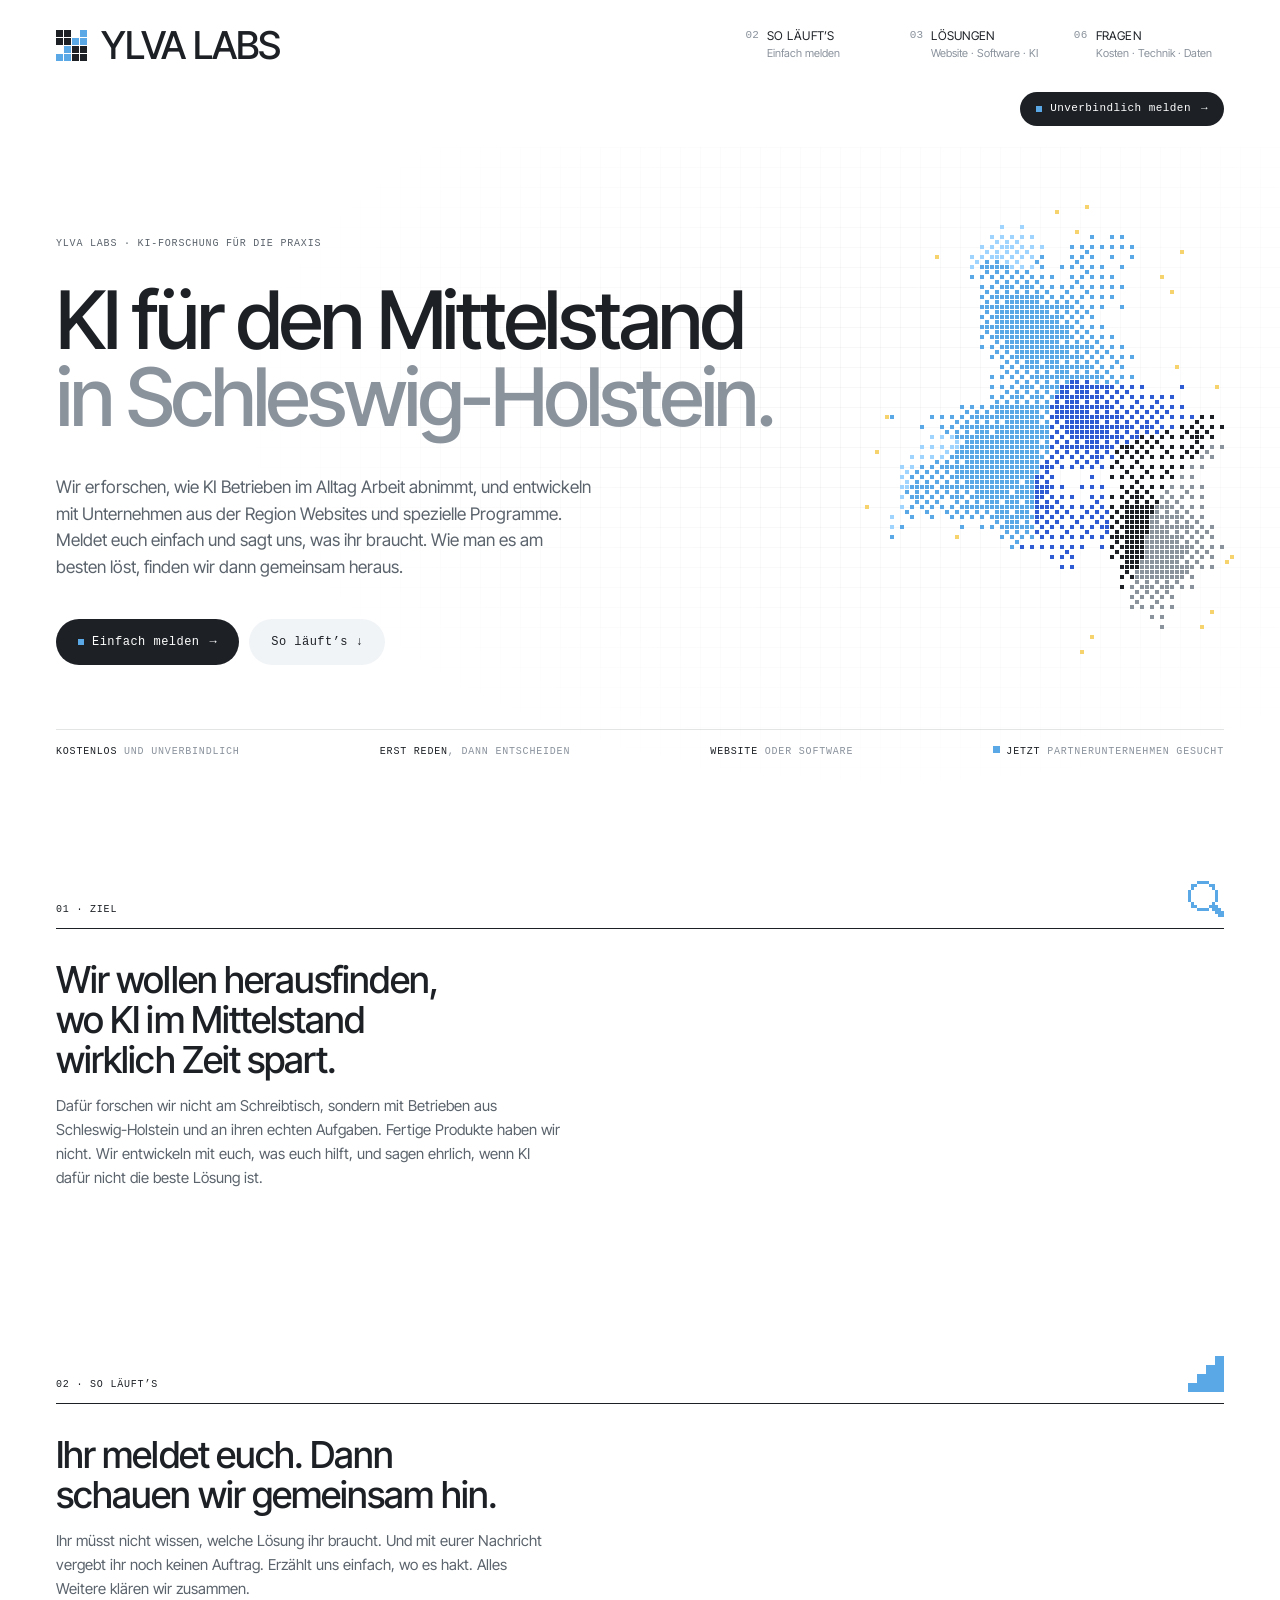
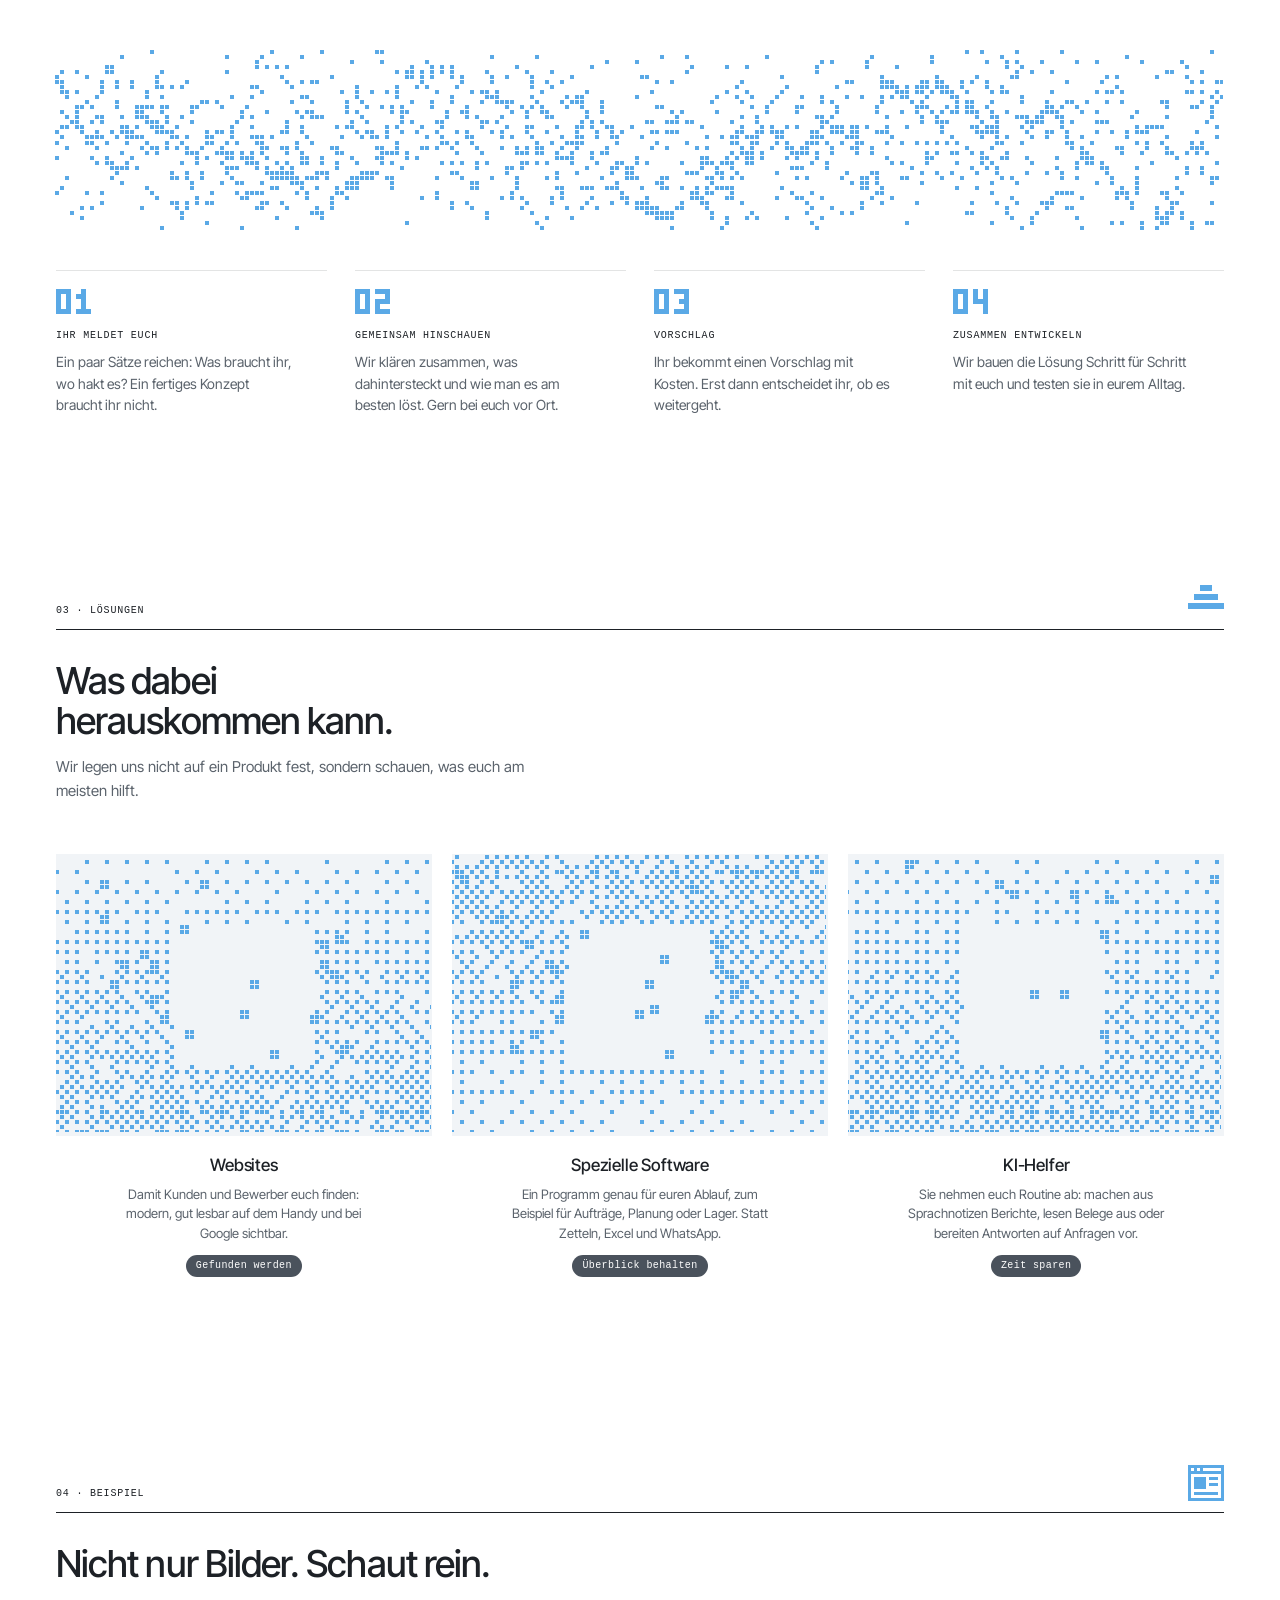
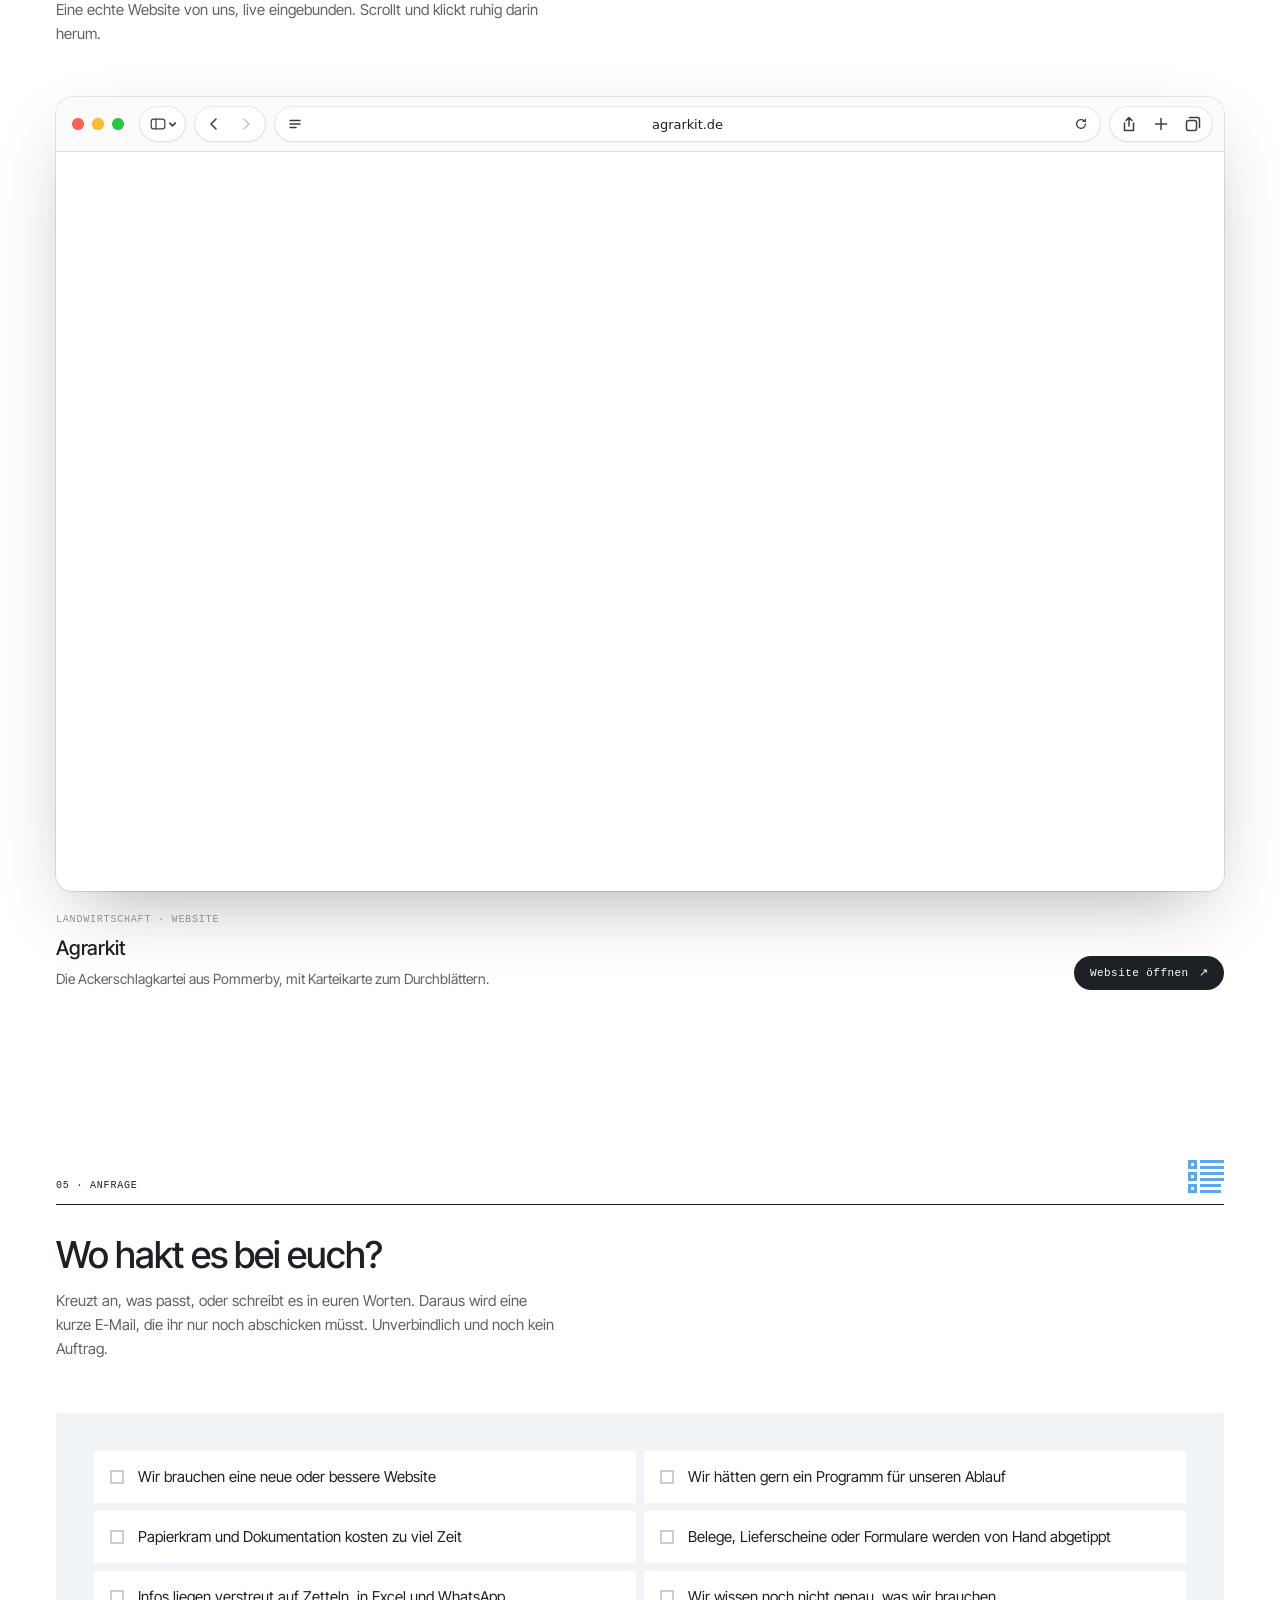
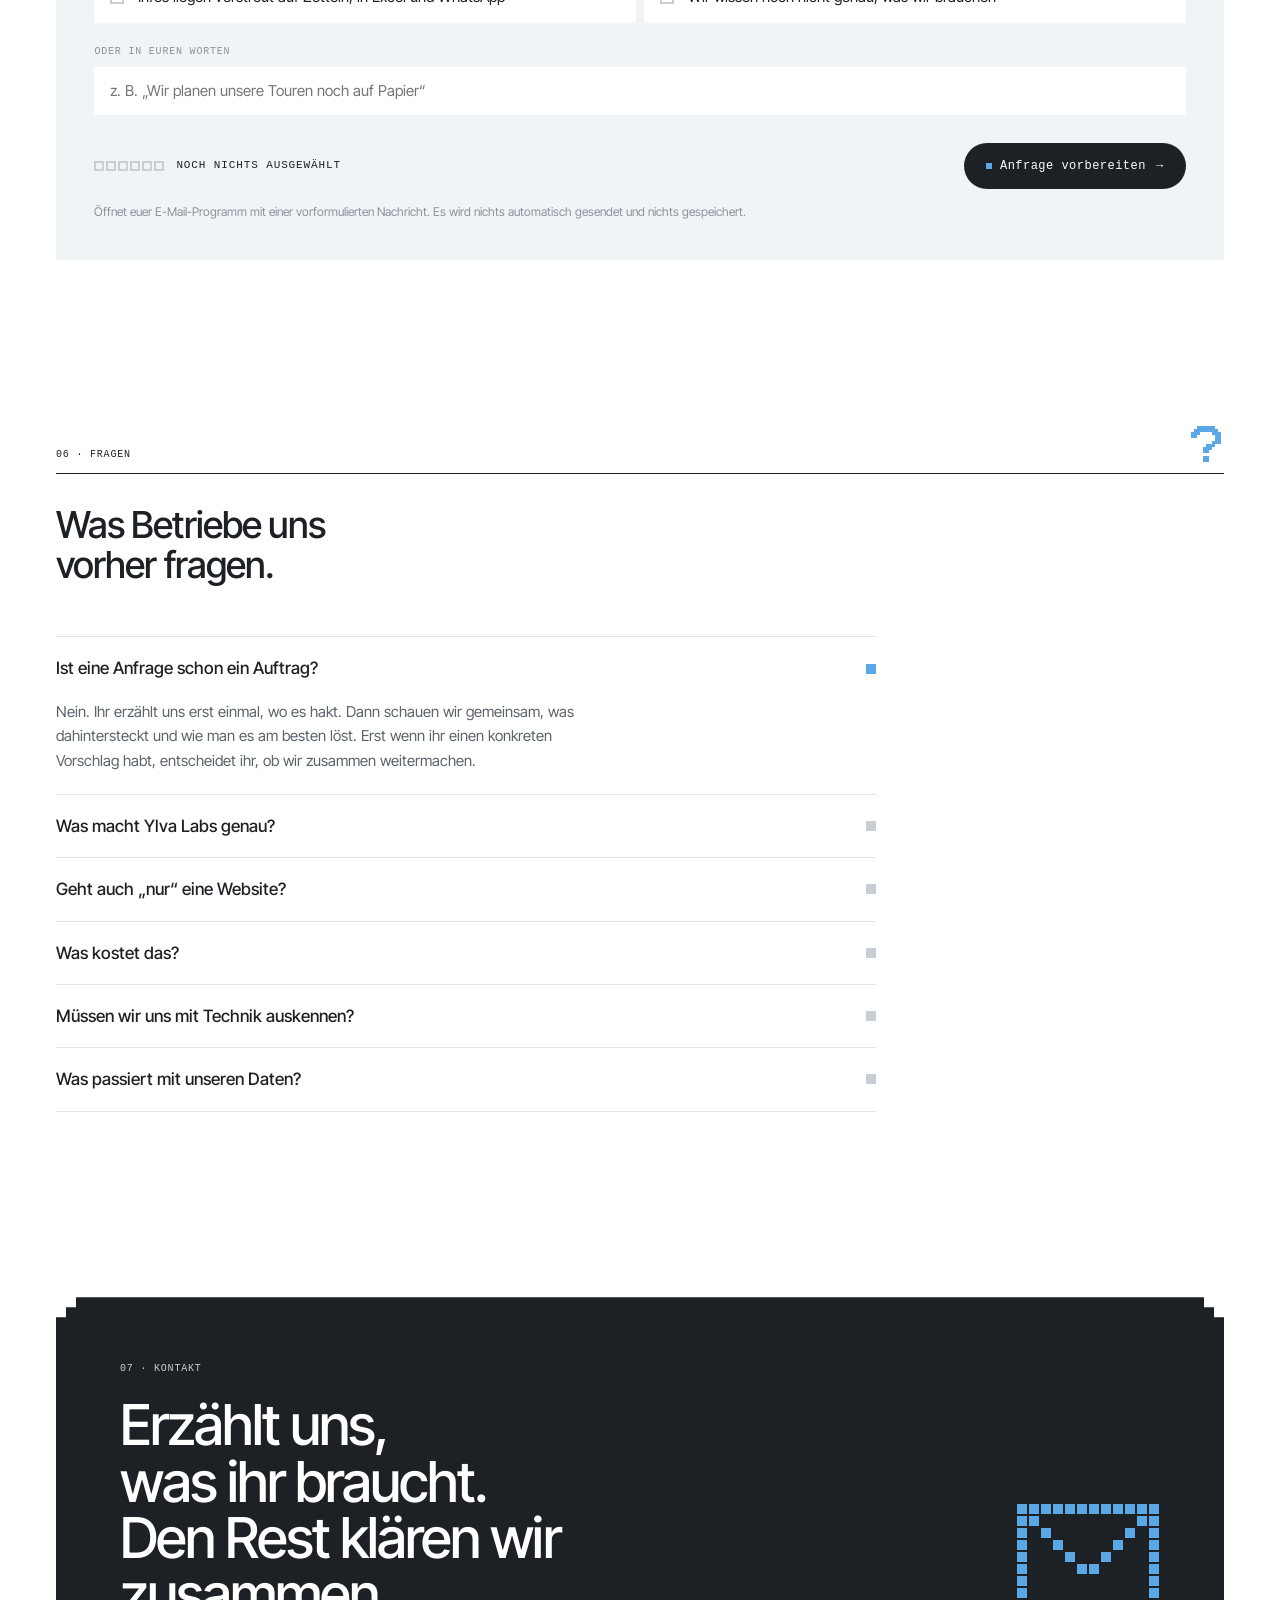
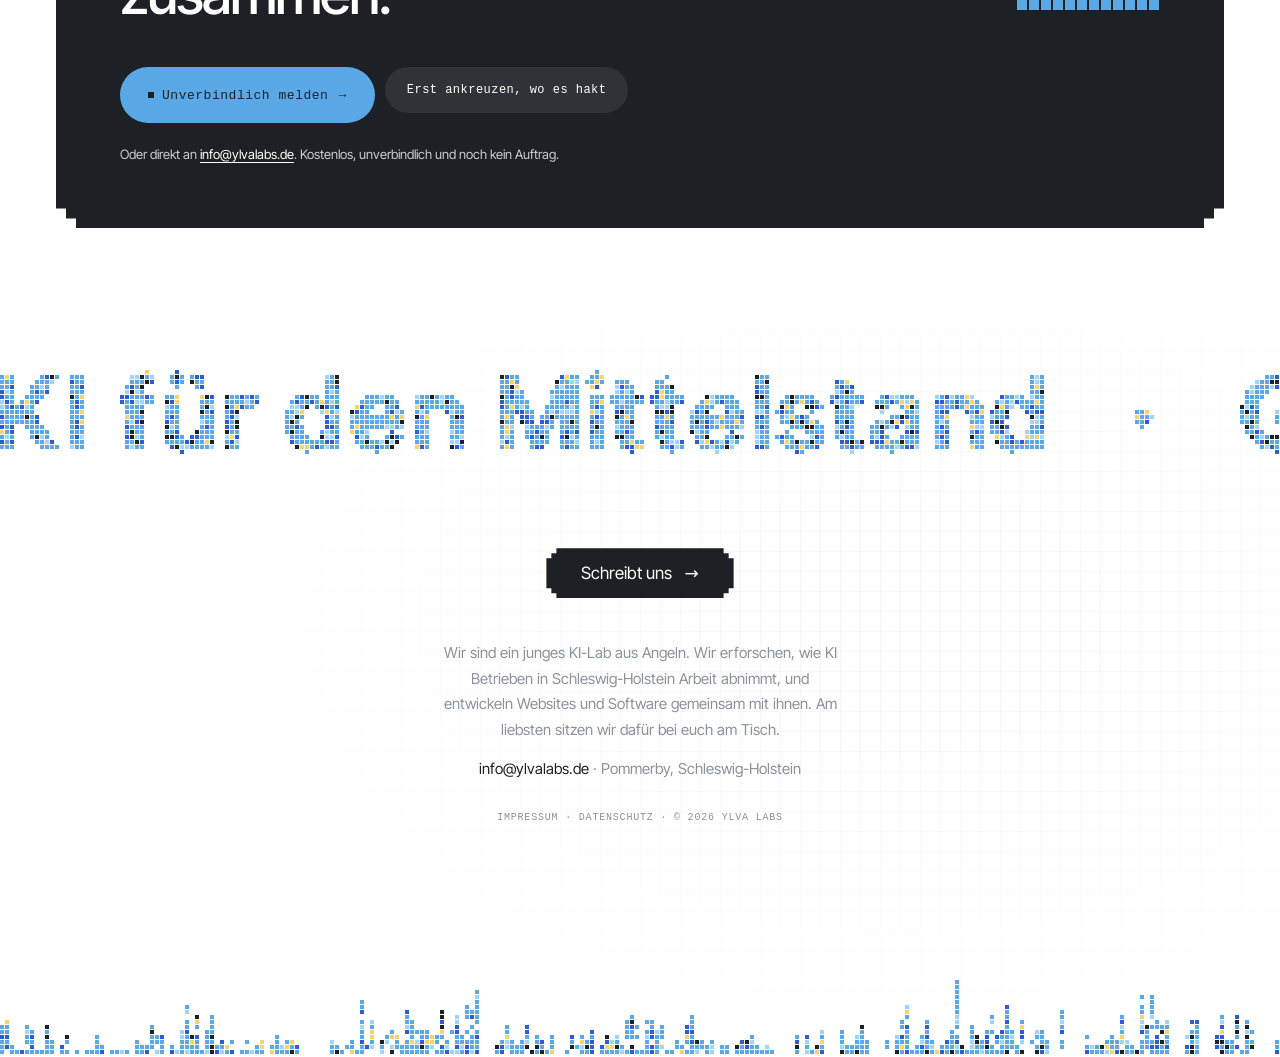
<file: index.html>
<!doctype html>
<html lang="de" class="no-js">
<head>
<meta charset="utf-8">
<meta name="viewport" content="width=device-width, initial-scale=1">
<title>Ylva Labs – KI für den Mittelstand in Schleswig-Holstein</title>
<meta name="description" content="Wir erforschen, wie KI den Mittelstand in Schleswig-Holstein effizienter macht, und entwickeln gemeinsam mit Unternehmen Websites und spezielle Software.">
<meta property="og:title" content="Ylva Labs – KI für den Mittelstand in Schleswig-Holstein">
<meta property="og:description" content="Meldet euch einfach mit eurem Bedarf, ob Website oder spezielles Programm. Wie man es am besten löst, finden wir dann gemeinsam heraus.">
<meta property="og:type" content="website">
<meta property="og:site_name" content="Ylva Labs">
<meta property="og:locale" content="de_DE">
<link rel="canonical" href="https://ylvalabs.de/">
<meta property="og:url" content="https://ylvalabs.de/">
<meta property="og:image" content="https://ylvalabs.de/assets/icons/og-image.png">
<meta property="og:image:width" content="1200">
<meta property="og:image:height" content="630">
<meta property="og:image:alt" content="Ylva Labs: Bildmarke, Schriftzug und Pixel-Band">
<meta name="twitter:card" content="summary_large_image">
<meta name="theme-color" content="#FFFFFF">
<link rel="icon" href="favicon.ico" sizes="32x32">
<link rel="icon" href="favicon.svg" type="image/svg+xml">
<link rel="apple-touch-icon" href="assets/icons/apple-touch-icon.png">
<link rel="manifest" href="site.webmanifest">
<link rel="stylesheet" href="assets/fonts/fonts.css">
<link rel="stylesheet" href="assets/style.css?v=16">
<script>document.documentElement.classList.replace('no-js','js')</script>
<script type="application/ld+json">
{"@context":"https://schema.org","@type":"Organization","name":"Ylva Labs","url":"https://ylvalabs.de/","email":"info@ylvalabs.de","slogan":"KI für den Mittelstand in Schleswig-Holstein.","description":"KI-Lab aus Schleswig-Holstein: Wir erforschen, wie Künstliche Intelligenz mittelständische Unternehmen effizienter macht, und entwickeln gemeinsam mit ihnen Websites und spezielle Software.","areaServed":{"@type":"State","name":"Schleswig-Holstein"},"knowsAbout":["Künstliche Intelligenz","Prozessautomatisierung","Individualsoftware","Webentwicklung","Digitalisierung"]}
</script>
</head>
<!-- The contact address lives here once; every mailto link and the finder use it. -->
<body data-contact="info@ylvalabs.de">
<a class="skip" href="#main">Zum Inhalt springen</a>
<canvas class="px-progress" aria-hidden="true"></canvas>

<header class="top">
  <div class="wrap top-grid">
    <a href="./" class="brand" aria-label="Ylva Labs, Startseite"><img class="brand-mark" src="assets/icons/mark.svg" alt="">Ylva Labs</a>
    <nav class="top-nav" aria-label="Hauptnavigation">
      <a href="#ablauf"><span class="mono">02</span><span>So läuft’s<small>Einfach melden</small></span></a>
      <a href="#loesungen"><span class="mono">03</span><span>Lösungen<small>Website · Software · KI</small></span></a>
      <a href="#fragen"><span class="mono">06</span><span>Fragen<small>Kosten · Technik · Daten</small></span></a>
    </nav>
    <div class="top-note">
      <a class="btn btn-go" href="#anfrage"><span class="btn-dot" aria-hidden="true"></span>Unverbindlich melden<span class="btn-arrow" aria-hidden="true">→</span></a>
    </div>
  </div>
</header>

<main id="main">
  <!-- Hero: the text leads; the pixel organism lives beside it (above it on smaller screens) -->
  <section class="hero-copy tex">
    <canvas class="hero-organism" data-scene="hero" aria-hidden="true"></canvas>
    <div class="wrap">
      <span class="label hero-kicker">Ylva Labs · KI-Forschung für die Praxis</span>
      <h1 class="hero-title">KI für den Mittelstand <span class="hero-sub">in Schleswig-Holstein.</span></h1>
      <p class="hero-lead">Wir erforschen, wie KI Betrieben im Alltag Arbeit abnimmt, und entwickeln mit Unternehmen aus der Region Websites und spezielle Programme. Meldet euch einfach und sagt uns, was ihr braucht. Wie man es am besten löst, finden wir dann gemeinsam heraus.</p>
      <div class="hero-ctas">
        <a class="btn btn-go btn-lg" href="#anfrage"><span class="btn-dot" aria-hidden="true"></span>Einfach melden<span class="btn-arrow" aria-hidden="true">→</span></a>
        <a class="btn ghost btn-lg" href="#ablauf">So läuft’s ↓</a>
      </div>
      <ul class="hero-facts label">
        <li><b>Kostenlos</b> und unverbindlich</li>
        <li><b>Erst reden</b>, dann entscheiden</li>
        <li><b>Website</b> oder Software</li>
        <li><i class="dot-px" aria-hidden="true"></i><b>Jetzt</b> Partnerunternehmen gesucht</li>
      </ul>
    </div>
  </section>

  <!-- Goal: what we research, in one statement -->
  <section class="split" id="ziel">
    <div class="wrap">
      <header class="sec-head reveal">
        <div class="sec-rule"><span class="label">01 · Ziel</span><span class="sec-mark px-pop" data-bitmap="lupe" aria-hidden="true"></span></div>
        <h2>Wir wollen herausfinden, wo KI im Mittelstand wirklich Zeit spart.</h2>
        <p>Dafür forschen wir nicht am Schreibtisch, sondern mit Betrieben aus Schleswig-Holstein und an ihren echten Aufgaben. Fertige Produkte haben wir nicht. Wir entwickeln mit euch, was euch hilft, und sagen ehrlich, wenn KI dafür nicht die beste Lösung ist.</p>
      </header>
    </div>
  </section>

  <!-- How it works: getting in touch is not an order; we look at the need together first -->
  <section class="flow" id="ablauf">
    <div class="wrap">
      <header class="sec-head reveal">
        <div class="sec-rule"><span class="label">02 · So läuft’s</span><span class="sec-mark px-pop" data-bitmap="stufen" aria-hidden="true"></span></div>
        <h2>Ihr meldet euch. Dann schauen wir gemeinsam hin.</h2>
        <p>Ihr müsst nicht wissen, welche Lösung ihr braucht. Und mit eurer Nachricht vergebt ihr noch keinen Auftrag. Erzählt uns einfach, wo es hakt. Alles Weitere klären wir zusammen.</p>
      </header>
      <div class="viz viz-flow" aria-hidden="true"><canvas data-scene="flow"></canvas></div>
      <ol class="steps">
        <li class="reveal"><span class="step-num px-pop" data-px="5" data-digits="01" aria-hidden="true"></span><span class="label">Ihr meldet euch</span><p>Ein paar Sätze reichen: Was braucht ihr, wo hakt es? Ein fertiges Konzept braucht ihr nicht.</p></li>
        <li class="reveal"><span class="step-num px-pop" data-px="5" data-digits="02" aria-hidden="true"></span><span class="label">Gemeinsam hinschauen</span><p>Wir klären zusammen, was dahintersteckt und wie man es am besten löst. Gern bei euch vor Ort.</p></li>
        <li class="reveal"><span class="step-num px-pop" data-px="5" data-digits="03" aria-hidden="true"></span><span class="label">Vorschlag</span><p>Ihr bekommt einen Vorschlag mit Kosten. Erst dann entscheidet ihr, ob es weitergeht.</p></li>
        <li class="reveal"><span class="step-num px-pop" data-px="5" data-digits="04" aria-hidden="true"></span><span class="label">Zusammen entwickeln</span><p>Wir bauen die Lösung Schritt für Schritt mit euch und testen sie in eurem Alltag.</p></li>
      </ol>
    </div>
  </section>

  <!-- Solutions: what can come out of it -->
  <section class="intro" id="loesungen">
    <div class="wrap">
      <header class="sec-head reveal">
        <div class="sec-rule"><span class="label">03 · Lösungen</span><span class="sec-mark px-pop" data-bitmap="stapel" aria-hidden="true"></span></div>
        <h2>Was dabei herauskommen kann.</h2>
        <p>Wir legen uns nicht auf ein Produkt fest, sondern schauen, was euch am meisten hilft.</p>
      </header>
      <div class="cards">
        <article class="card reveal">
          <div class="card-art"><canvas data-scene="art" data-icon="fenster"></canvas></div>
          <h3>Websites</h3>
          <p>Damit Kunden und Bewerber euch finden: modern, gut lesbar auf dem Handy und bei Google sichtbar.</p>
          <span class="pill dark">Gefunden werden</span>
        </article>
        <article class="card reveal">
          <div class="card-art"><canvas data-scene="art" data-icon="zahnrad" data-dither="down"></canvas></div>
          <h3>Spezielle Software</h3>
          <p>Ein Programm genau für euren Ablauf, zum Beispiel für Aufträge, Planung oder Lager. Statt Zetteln, Excel und WhatsApp.</p>
          <span class="pill dark">Überblick behalten</span>
        </article>
        <article class="card reveal">
          <div class="card-art"><canvas data-scene="art" data-icon="funke"></canvas></div>
          <h3>KI-Helfer</h3>
          <p>Sie nehmen euch Routine ab: machen aus Sprachnotizen Berichte, lesen Belege aus oder bereiten Antworten auf Anfragen vor.</p>
          <span class="pill dark">Zeit sparen</span>
        </article>
      </div>
    </div>
  </section>

  <!-- Portfolio: live site in a Safari window (screenshot on phones) -->
  <section class="showcase" id="referenzen">
    <div class="wrap">
      <header class="sec-head reveal">
        <div class="sec-rule"><span class="label">04 · Beispiel</span><span class="sec-mark px-pop" data-bitmap="fenster" aria-hidden="true"></span></div>
        <h2>Nicht nur Bilder. Schaut rein.</h2>
        <p>Eine echte Website von uns, live eingebunden. Scrollt und klickt ruhig darin herum.</p>
      </header>

      <div class="safari reveal">
        <div class="safari-bar" aria-hidden="true">
          <span class="safari-lights"><i></i><i></i><i></i></span>
          <span class="safari-pill"><span class="wide"><svg viewBox="0 0 20 16"><rect x="1.5" y="2" width="17" height="12" rx="3"/><path d="M7.5 2v12"/></svg><svg viewBox="0 0 10 10" class="sm"><path d="M2 3.5l3 3 3-3"/></svg></span></span>
          <span class="safari-pill"><span><svg viewBox="0 0 16 16"><path d="M10 3 5 8l5 5"/></svg></span><span><svg viewBox="0 0 16 16" class="dim"><path d="M6 3l5 5-5 5"/></svg></span></span>
          <span class="safari-url">
            <svg viewBox="0 0 16 16" class="l"><path d="M3 4.5h10M3 8h10M3 11.5h6"/></svg>
            agrarkit.de
            <svg viewBox="0 0 16 16" class="r"><path d="M13 8a5 5 0 1 1-1.5-3.6M13 2.5V5h-2.5"/></svg>
          </span>
          <span class="safari-pill"><span><svg viewBox="0 0 16 16"><path d="M8 10V1.5M5 4.5l3-3 3 3M3.5 7v7.5h9V7"/></svg></span><span><svg viewBox="0 0 16 16"><path d="M8 2.5v11M2.5 8h11"/></svg></span><span><svg viewBox="0 0 16 16"><rect x="1.5" y="4.5" width="10" height="10" rx="2"/><path d="M4.5 1.5h8a2 2 0 0 1 2 2v8"/></svg></span></span>
        </div>
        <div class="safari-screen">
          <iframe id="safari-frame" title="Live-Vorschau: agrarkit.de" data-src="https://agrarkit.de/" referrerpolicy="no-referrer"></iframe>
          <a class="safari-shot" href="https://agrarkit.de/" target="_blank" rel="noopener"><img src="assets/work/agrarkit.webp" alt="Startseite von agrarkit.de: Die Ackerschlagkartei von nebenan" width="1280" height="800" loading="lazy"></a>
        </div>
      </div>

      <div class="showcase-foot">
        <div>
          <span class="label">Landwirtschaft · Website</span>
          <h3>Agrarkit</h3>
          <p>Die Ackerschlagkartei aus Pommerby, mit Karteikarte zum Durchblättern.</p>
        </div>
        <a class="btn btn-go" href="https://agrarkit.de/" target="_blank" rel="noopener">Website öffnen<span class="btn-arrow" aria-hidden="true">↗</span></a>
      </div>
    </div>
  </section>

  <!-- Finder: tick what fits, get a pre-written, non-binding enquiry (the main conversion element) -->
  <section class="finder" id="anfrage">
    <div class="wrap">
      <header class="sec-head reveal">
        <div class="sec-rule"><span class="label">05 · Anfrage</span><span class="sec-mark px-pop" data-bitmap="liste" aria-hidden="true"></span></div>
        <h2>Wo hakt es bei euch?</h2>
        <p>Kreuzt an, was passt, oder schreibt es in euren Worten. Daraus wird eine kurze E-Mail, die ihr nur noch abschicken müsst. Unverbindlich und noch kein Auftrag.</p>
      </header>

      <form class="finder-box reveal" id="finder" onsubmit="return false">
        <fieldset class="pains">
          <legend class="sr-only">Was ihr braucht oder was euch Zeit kostet</legend>
          <label><input type="checkbox" value="Wir brauchen eine neue oder bessere Website"><span>Wir brauchen eine neue oder bessere Website</span></label>
          <label><input type="checkbox" value="Wir hätten gern ein Programm für unseren Ablauf"><span>Wir hätten gern ein Programm für unseren Ablauf</span></label>
          <label><input type="checkbox" value="Papierkram und Dokumentation kosten zu viel Zeit"><span>Papierkram und Dokumentation kosten zu viel Zeit</span></label>
          <label><input type="checkbox" value="Belege, Lieferscheine oder Formulare werden von Hand abgetippt"><span>Belege, Lieferscheine oder Formulare werden von Hand abgetippt</span></label>
          <label><input type="checkbox" value="Infos liegen verstreut auf Zetteln, in Excel und WhatsApp"><span>Infos liegen verstreut auf Zetteln, in Excel und WhatsApp</span></label>
          <label><input type="checkbox" value="Wir wissen noch nicht genau, was wir brauchen"><span>Wir wissen noch nicht genau, was wir brauchen</span></label>
        </fieldset>

        <label class="other"><span class="label">Oder in euren Worten</span><input type="text" id="finder-other" placeholder="z. B. „Wir planen unsere Touren noch auf Papier“" maxlength="200"></label>

        <div class="finder-foot">
          <div class="finder-count" aria-live="polite"><span class="count-px" id="finder-px" aria-hidden="true"></span><span id="finder-count">Noch nichts ausgewählt</span></div>
          <a class="btn btn-go btn-lg" id="finder-send" href="mailto:info@ylvalabs.de?subject=Unverbindliche%20Anfrage"><span class="btn-dot" aria-hidden="true"></span><span class="btn-text">Anfrage vorbereiten</span><span class="btn-arrow" aria-hidden="true">→</span></a>
        </div>
        <p class="finder-note">Öffnet euer E-Mail-Programm mit einer vorformulierten Nachricht. Es wird nichts automatisch gesendet und nichts gespeichert.</p>
      </form>
    </div>
  </section>

  <!-- FAQ -->
  <section class="split" id="fragen">
    <div class="wrap">
      <header class="sec-head reveal">
        <div class="sec-rule"><span class="label">06 · Fragen</span><span class="sec-mark px-pop" data-bitmap="frage" aria-hidden="true"></span></div>
        <h2>Was Betriebe uns vorher fragen.</h2>
      </header>
      <div class="faq reveal">
        <details open>
          <summary>Ist eine Anfrage schon ein Auftrag?</summary>
          <p>Nein. Ihr erzählt uns erst einmal, wo es hakt. Dann schauen wir gemeinsam, was dahintersteckt und wie man es am besten löst. Erst wenn ihr einen konkreten Vorschlag habt, entscheidet ihr, ob wir zusammen weitermachen.</p>
        </details>
        <details>
          <summary>Was macht Ylva Labs genau?</summary>
          <p>Wir sind ein junges KI-Lab aus Schleswig-Holstein. Wir erforschen, wo KI Betrieben im Alltag wirklich Arbeit abnimmt, und entwickeln die passenden Lösungen gemeinsam mit ihnen. Fertige Produkte zum Kaufen haben wir nicht.</p>
        </details>
        <details>
          <summary>Geht auch „nur“ eine Website?</summary>
          <p>Klar. Websites bauen wir genauso gern: modern, gut lesbar auf dem Handy und bei Google auffindbar. Domain, Hosting, Impressum und Datenschutz richten wir mit euch ein.</p>
        </details>
        <details>
          <summary>Was kostet das?</summary>
          <p>Das erste Gespräch ist kostenlos. Wollt ihr weitermachen, bekommt ihr ein schriftliches Angebot zu einem festen Preis, ohne versteckte Kosten. Gemeinsam prüfen wir auch, ob Fördermittel infrage kommen, zum Beispiel über die WTSH.</p>
        </details>
        <details>
          <summary>Müssen wir uns mit Technik auskennen?</summary>
          <p>Nein. Ihr kennt euren Betrieb, wir kümmern uns um die Technik. Wenn ihr ein Smartphone oder einen PC bedienen könnt, reicht das.</p>
        </details>
        <details>
          <summary>Was passiert mit unseren Daten?</summary>
          <p>Wir verwenden sie nur für euer Projekt und klären vorab schriftlich, welche Daten wo verarbeitet werden. Auf Wunsch setzen wir auf Anbieter mit Servern in der EU.</p>
        </details>
      </div>
    </div>
  </section>

  <!-- Contact: the one place that may shout a little -->
  <section class="cta" id="kontakt">
    <div class="wrap">
      <div class="cta-card reveal">
        <div class="cta-copy">
          <span class="label">07 · Kontakt</span>
          <h2 class="cta-title">Erzählt uns, was ihr braucht.<br>Den Rest klären wir zusammen.</h2>
          <div class="cta-row">
            <a class="btn btn-go btn-xl" data-mailto="Unverbindliche Anfrage" href="mailto:info@ylvalabs.de?subject=Unverbindliche%20Anfrage"><span class="btn-dot" aria-hidden="true"></span>Unverbindlich melden<span class="btn-arrow" aria-hidden="true">→</span></a>
            <a class="btn ghost btn-lg" href="#anfrage">Erst ankreuzen, wo es hakt</a>
          </div>
          <p class="cta-note">Oder direkt an <a data-contact-text href="mailto:info@ylvalabs.de">info@ylvalabs.de</a>. Kostenlos, unverbindlich und noch kein Auftrag.</p>
        </div>
        <div class="cta-art px-pop" data-bitmap="brief" data-px="12" aria-hidden="true"></div>
      </div>
    </div>
  </section>
</main>

<footer class="foot tex">
  <div class="marquee" aria-hidden="true">
    <canvas data-scene="marquee" data-text="KI für den Mittelstand   ·   Gemeinsam entwickelt in Schleswig-Holstein   ·   "></canvas>
  </div>
  <div class="wrap foot-inner">
    <a class="btn-px btn-go" data-mailto="Unverbindliche Anfrage" href="mailto:info@ylvalabs.de?subject=Unverbindliche%20Anfrage">Schreibt uns<span class="btn-arrow" aria-hidden="true">→</span></a>
    <p>Wir sind ein junges KI-Lab aus Angeln. Wir erforschen, wie KI Betrieben in Schleswig-Holstein Arbeit abnimmt, und entwickeln Websites und Software gemeinsam mit ihnen. Am liebsten sitzen wir dafür bei euch am Tisch.</p>
    <p class="foot-contact"><a data-contact-text href="mailto:info@ylvalabs.de">info@ylvalabs.de</a> · Pommerby, Schleswig-Holstein</p>
    <p class="label"><a href="impressum.html">Impressum</a> · <a href="datenschutz.html">Datenschutz</a> · © <span id="year">2026</span> Ylva Labs</p>
  </div>
  <div class="rubble" aria-hidden="true">
    <canvas data-scene="rubble"></canvas>
  </div>
</footer>

<!-- Mobile: persistent call to action once the hero is out of view -->
<div class="sticky-cta" id="sticky-cta" aria-hidden="true">
  <span>Partner gesucht</span>
  <a class="btn btn-go" href="#anfrage" tabindex="-1">Einfach melden<span class="btn-arrow" aria-hidden="true">→</span></a>
</div>

<script src="assets/main.js?v=18" defer></script>
</body>
</html>
</file>
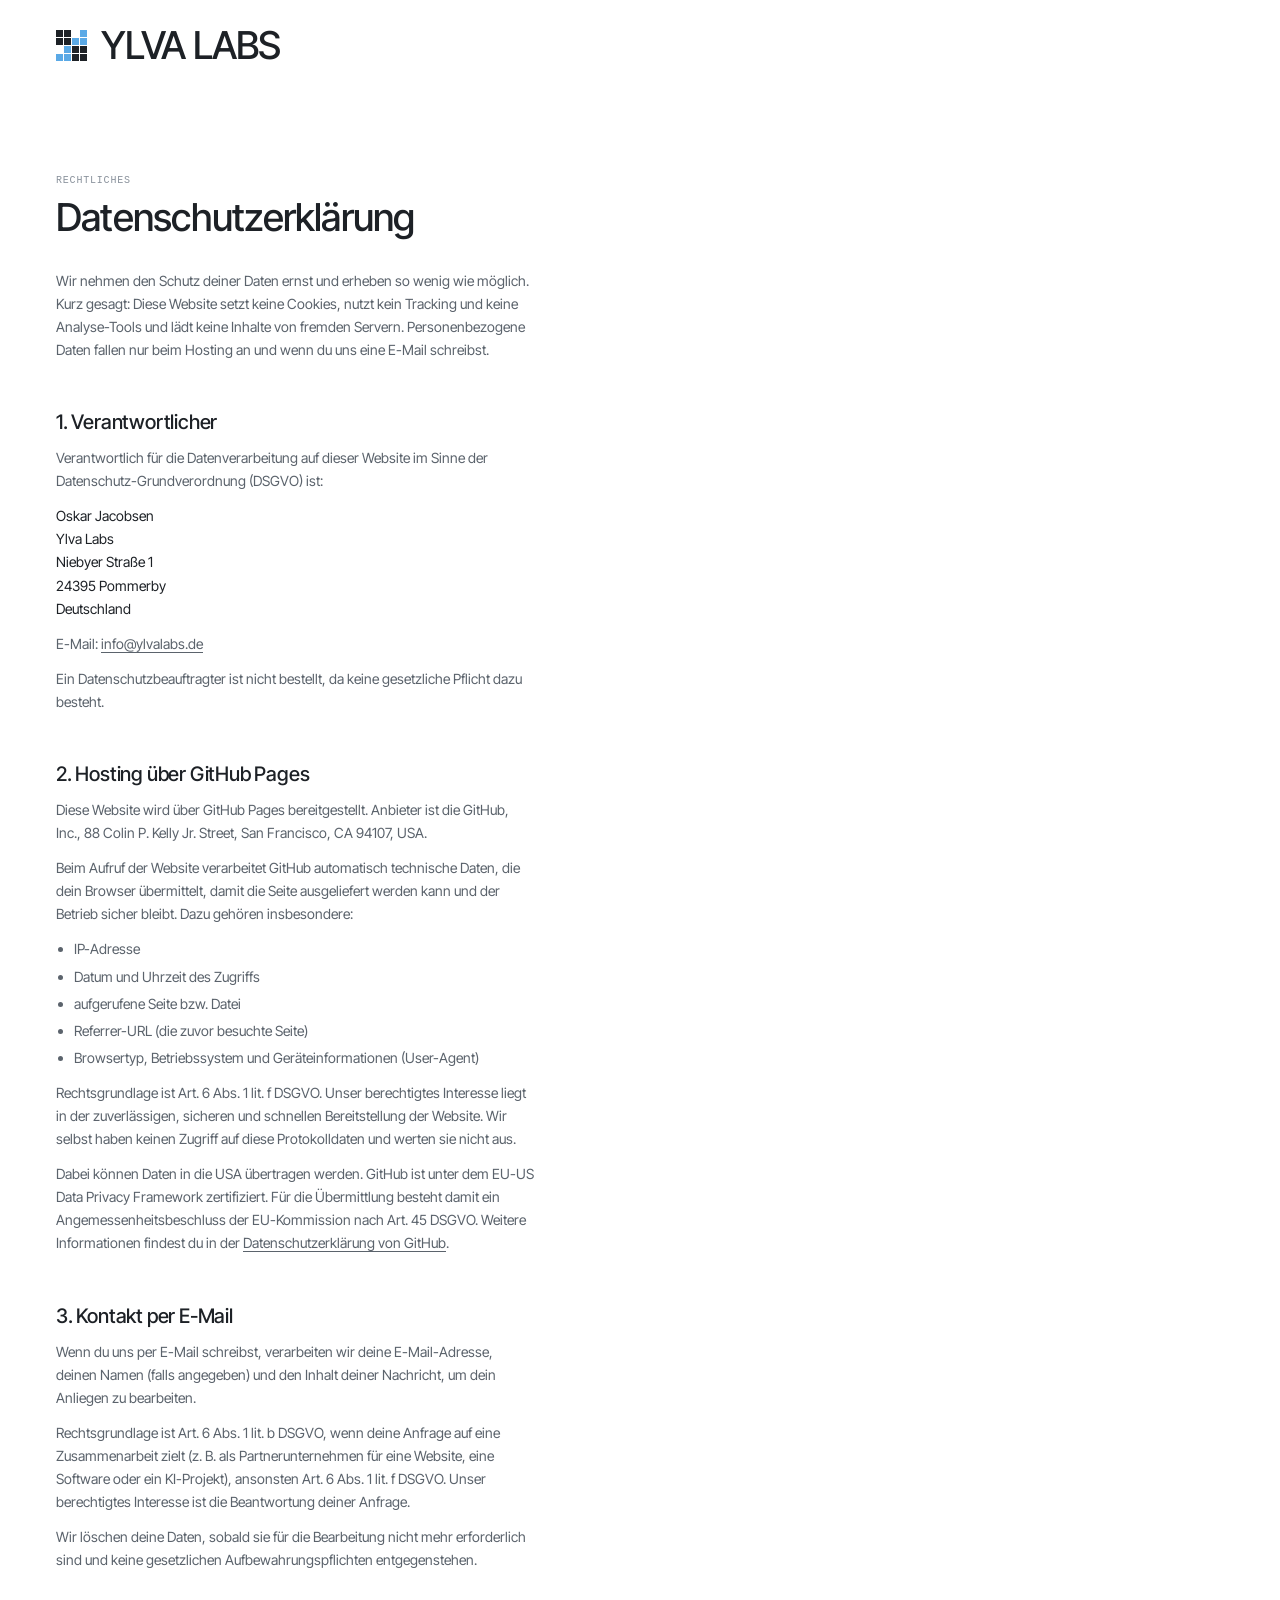
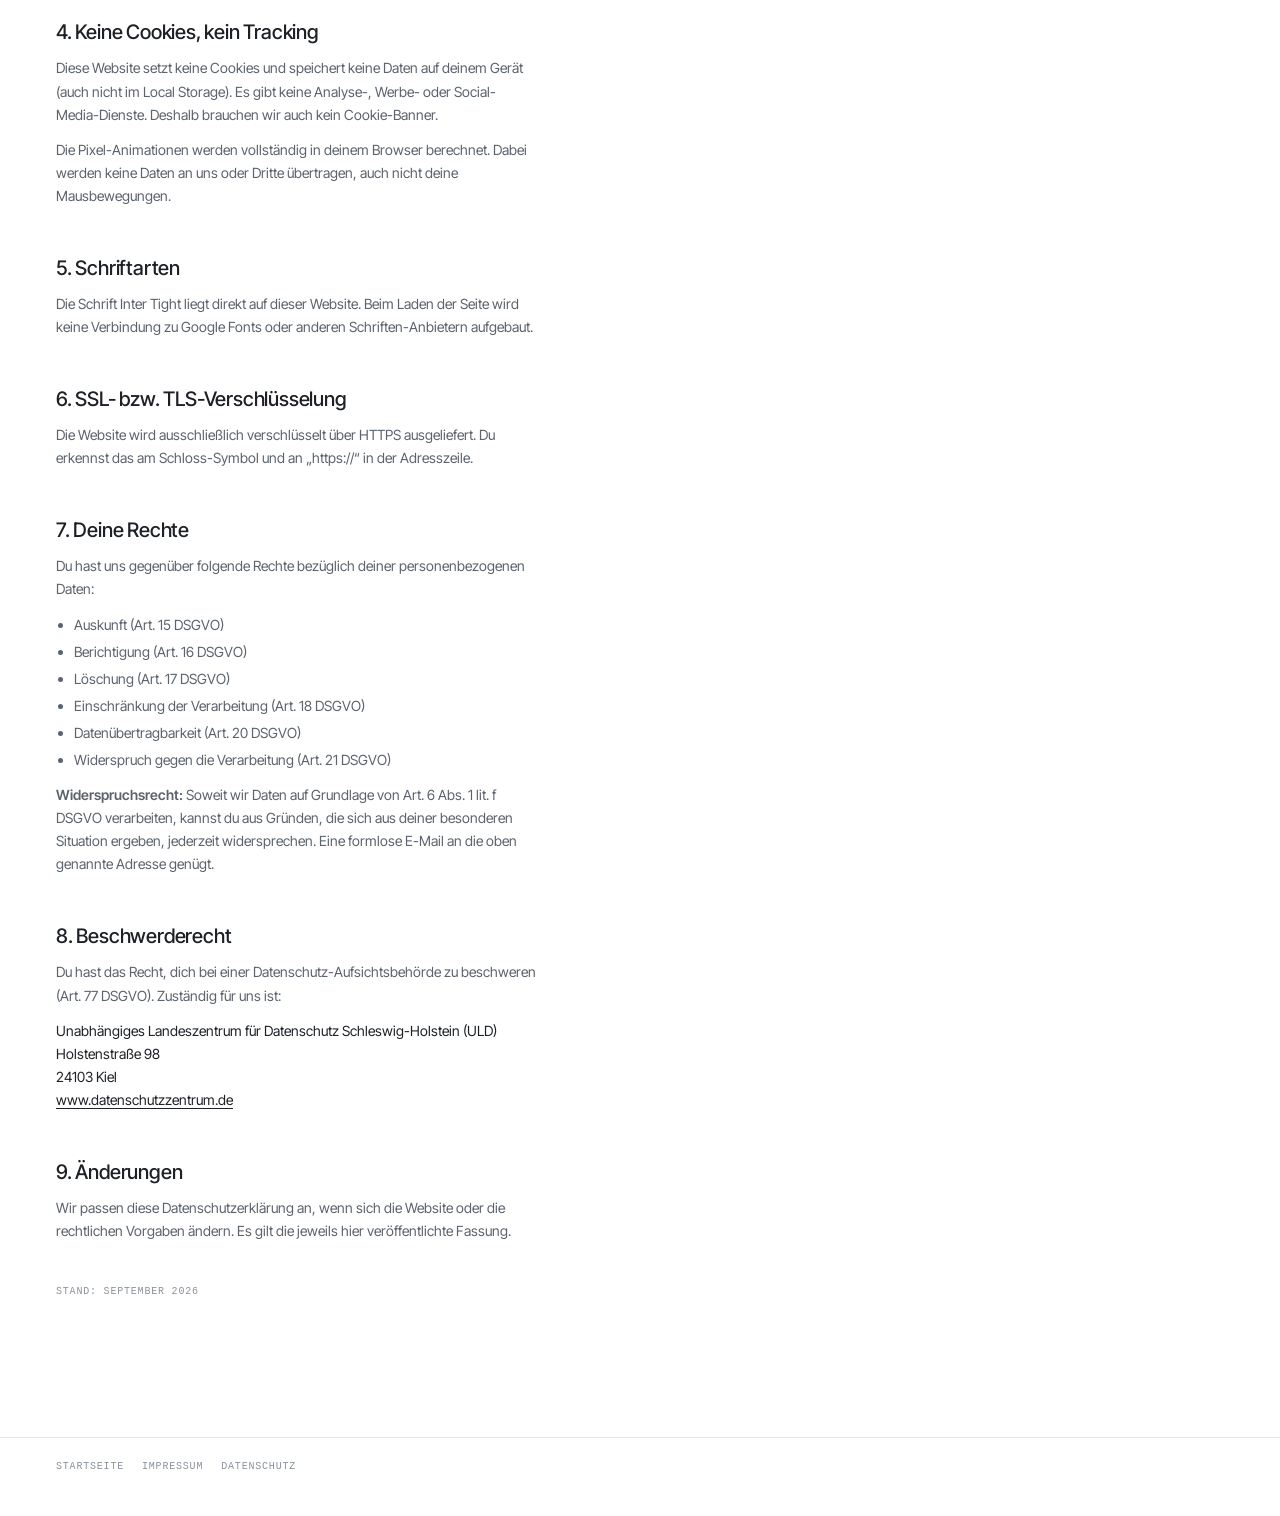
<file: datenschutz.html>
<!doctype html>
<html lang="de">
<head>
<meta charset="utf-8">
<meta name="viewport" content="width=device-width, initial-scale=1">
<title>Datenschutz – Ylva Labs</title>
<link rel="icon" href="favicon.ico" sizes="32x32">
<link rel="icon" href="favicon.svg" type="image/svg+xml">
<link rel="apple-touch-icon" href="assets/icons/apple-touch-icon.png">
<link rel="manifest" href="site.webmanifest">
<link rel="stylesheet" href="assets/fonts/fonts.css">
<link rel="stylesheet" href="assets/style.css?v=16">
</head>
<body>
<header class="top"><div class="wrap top-grid"><a href="./" class="brand" aria-label="Ylva Labs, Startseite"><img class="brand-mark" src="assets/icons/mark.svg" alt="">Ylva Labs</a></div></header>
<main class="page"><div class="wrap">
<span class="label">Rechtliches</span>
<h1>Datenschutzerklärung</h1>
<div class="legal">

<p>Wir nehmen den Schutz deiner Daten ernst und erheben so wenig wie möglich. Kurz gesagt: Diese Website setzt keine Cookies, nutzt kein Tracking und keine Analyse-Tools und lädt keine Inhalte von fremden Servern. Personenbezogene Daten fallen nur beim Hosting an und wenn du uns eine E-Mail schreibst.</p>

<h2>1. Verantwortlicher</h2>
<p>Verantwortlich für die Datenverarbeitung auf dieser Website im Sinne der Datenschutz-Grundverordnung (DSGVO) ist:</p>
<address>Oskar Jacobsen<br>Ylva Labs<br>Niebyer Straße 1<br>24395 Pommerby<br>Deutschland</address>
<p>E-Mail: <a href="mailto:info@ylvalabs.de">info@ylvalabs.de</a></p>
<p>Ein Datenschutzbeauftragter ist nicht bestellt, da keine gesetzliche Pflicht dazu besteht.</p>

<h2>2. Hosting über GitHub Pages</h2>
<p>Diese Website wird über GitHub Pages bereitgestellt. Anbieter ist die GitHub, Inc., 88 Colin P. Kelly Jr. Street, San Francisco, CA 94107, USA.</p>
<p>Beim Aufruf der Website verarbeitet GitHub automatisch technische Daten, die dein Browser übermittelt, damit die Seite ausgeliefert werden kann und der Betrieb sicher bleibt. Dazu gehören insbesondere:</p>
<ul>
<li>IP-Adresse</li>
<li>Datum und Uhrzeit des Zugriffs</li>
<li>aufgerufene Seite bzw. Datei</li>
<li>Referrer-URL (die zuvor besuchte Seite)</li>
<li>Browsertyp, Betriebssystem und Geräteinformationen (User-Agent)</li>
</ul>
<p>Rechtsgrundlage ist Art. 6 Abs. 1 lit. f DSGVO. Unser berechtigtes Interesse liegt in der zuverlässigen, sicheren und schnellen Bereitstellung der Website. Wir selbst haben keinen Zugriff auf diese Protokolldaten und werten sie nicht aus.</p>
<p>Dabei können Daten in die USA übertragen werden. GitHub ist unter dem EU-US Data Privacy Framework zertifiziert. Für die Übermittlung besteht damit ein Angemessenheitsbeschluss der EU-Kommission nach Art. 45 DSGVO. Weitere Informationen findest du in der <a href="https://docs.github.com/de/site-policy/privacy-policies/github-general-privacy-statement" rel="noopener">Datenschutzerklärung von GitHub</a>.</p>

<h2>3. Kontakt per E-Mail</h2>
<p>Wenn du uns per E-Mail schreibst, verarbeiten wir deine E-Mail-Adresse, deinen Namen (falls angegeben) und den Inhalt deiner Nachricht, um dein Anliegen zu bearbeiten.</p>
<p>Rechtsgrundlage ist Art. 6 Abs. 1 lit. b DSGVO, wenn deine Anfrage auf eine Zusammenarbeit zielt (z.&nbsp;B. als Partnerunternehmen für eine Website, eine Software oder ein KI-Projekt), ansonsten Art. 6 Abs. 1 lit. f DSGVO. Unser berechtigtes Interesse ist die Beantwortung deiner Anfrage.</p>
<p>Wir löschen deine Daten, sobald sie für die Bearbeitung nicht mehr erforderlich sind und keine gesetzlichen Aufbewahrungspflichten entgegenstehen.</p>

<h2>4. Keine Cookies, kein Tracking</h2>
<p>Diese Website setzt keine Cookies und speichert keine Daten auf deinem Gerät (auch nicht im Local Storage). Es gibt keine Analyse-, Werbe- oder Social-Media-Dienste. Deshalb brauchen wir auch kein Cookie-Banner.</p>
<p>Die Pixel-Animationen werden vollständig in deinem Browser berechnet. Dabei werden keine Daten an uns oder Dritte übertragen, auch nicht deine Mausbewegungen.</p>

<h2>5. Schriftarten</h2>
<p>Die Schrift Inter Tight liegt direkt auf dieser Website. Beim Laden der Seite wird keine Verbindung zu Google Fonts oder anderen Schriften-Anbietern aufgebaut.</p>

<h2>6. SSL- bzw. TLS-Verschlüsselung</h2>
<p>Die Website wird ausschließlich verschlüsselt über HTTPS ausgeliefert. Du erkennst das am Schloss-Symbol und an „https://“ in der Adresszeile.</p>

<h2>7. Deine Rechte</h2>
<p>Du hast uns gegenüber folgende Rechte bezüglich deiner personenbezogenen Daten:</p>
<ul>
<li>Auskunft (Art. 15 DSGVO)</li>
<li>Berichtigung (Art. 16 DSGVO)</li>
<li>Löschung (Art. 17 DSGVO)</li>
<li>Einschränkung der Verarbeitung (Art. 18 DSGVO)</li>
<li>Datenübertragbarkeit (Art. 20 DSGVO)</li>
<li>Widerspruch gegen die Verarbeitung (Art. 21 DSGVO)</li>
</ul>
<p><strong>Widerspruchsrecht:</strong> Soweit wir Daten auf Grundlage von Art. 6 Abs. 1 lit. f DSGVO verarbeiten, kannst du aus Gründen, die sich aus deiner besonderen Situation ergeben, jederzeit widersprechen. Eine formlose E-Mail an die oben genannte Adresse genügt.</p>

<h2>8. Beschwerderecht</h2>
<p>Du hast das Recht, dich bei einer Datenschutz-Aufsichtsbehörde zu beschweren (Art. 77 DSGVO). Zuständig für uns ist:</p>
<address>Unabhängiges Landeszentrum für Datenschutz Schleswig-Holstein (ULD)<br>Holstenstraße 98<br>24103 Kiel<br><a href="https://www.datenschutzzentrum.de" rel="noopener">www.datenschutzzentrum.de</a></address>

<h2>9. Änderungen</h2>
<p>Wir passen diese Datenschutzerklärung an, wenn sich die Website oder die rechtlichen Vorgaben ändern. Es gilt die jeweils hier veröffentlichte Fassung.</p>

<p class="stand label">Stand: September 2026</p>
</div>
</div></main>
<footer class="page-foot"><div class="wrap label"><a href="./">Startseite</a><a href="impressum.html">Impressum</a><a href="datenschutz.html">Datenschutz</a></div></footer>
</body>
</html>
</file>
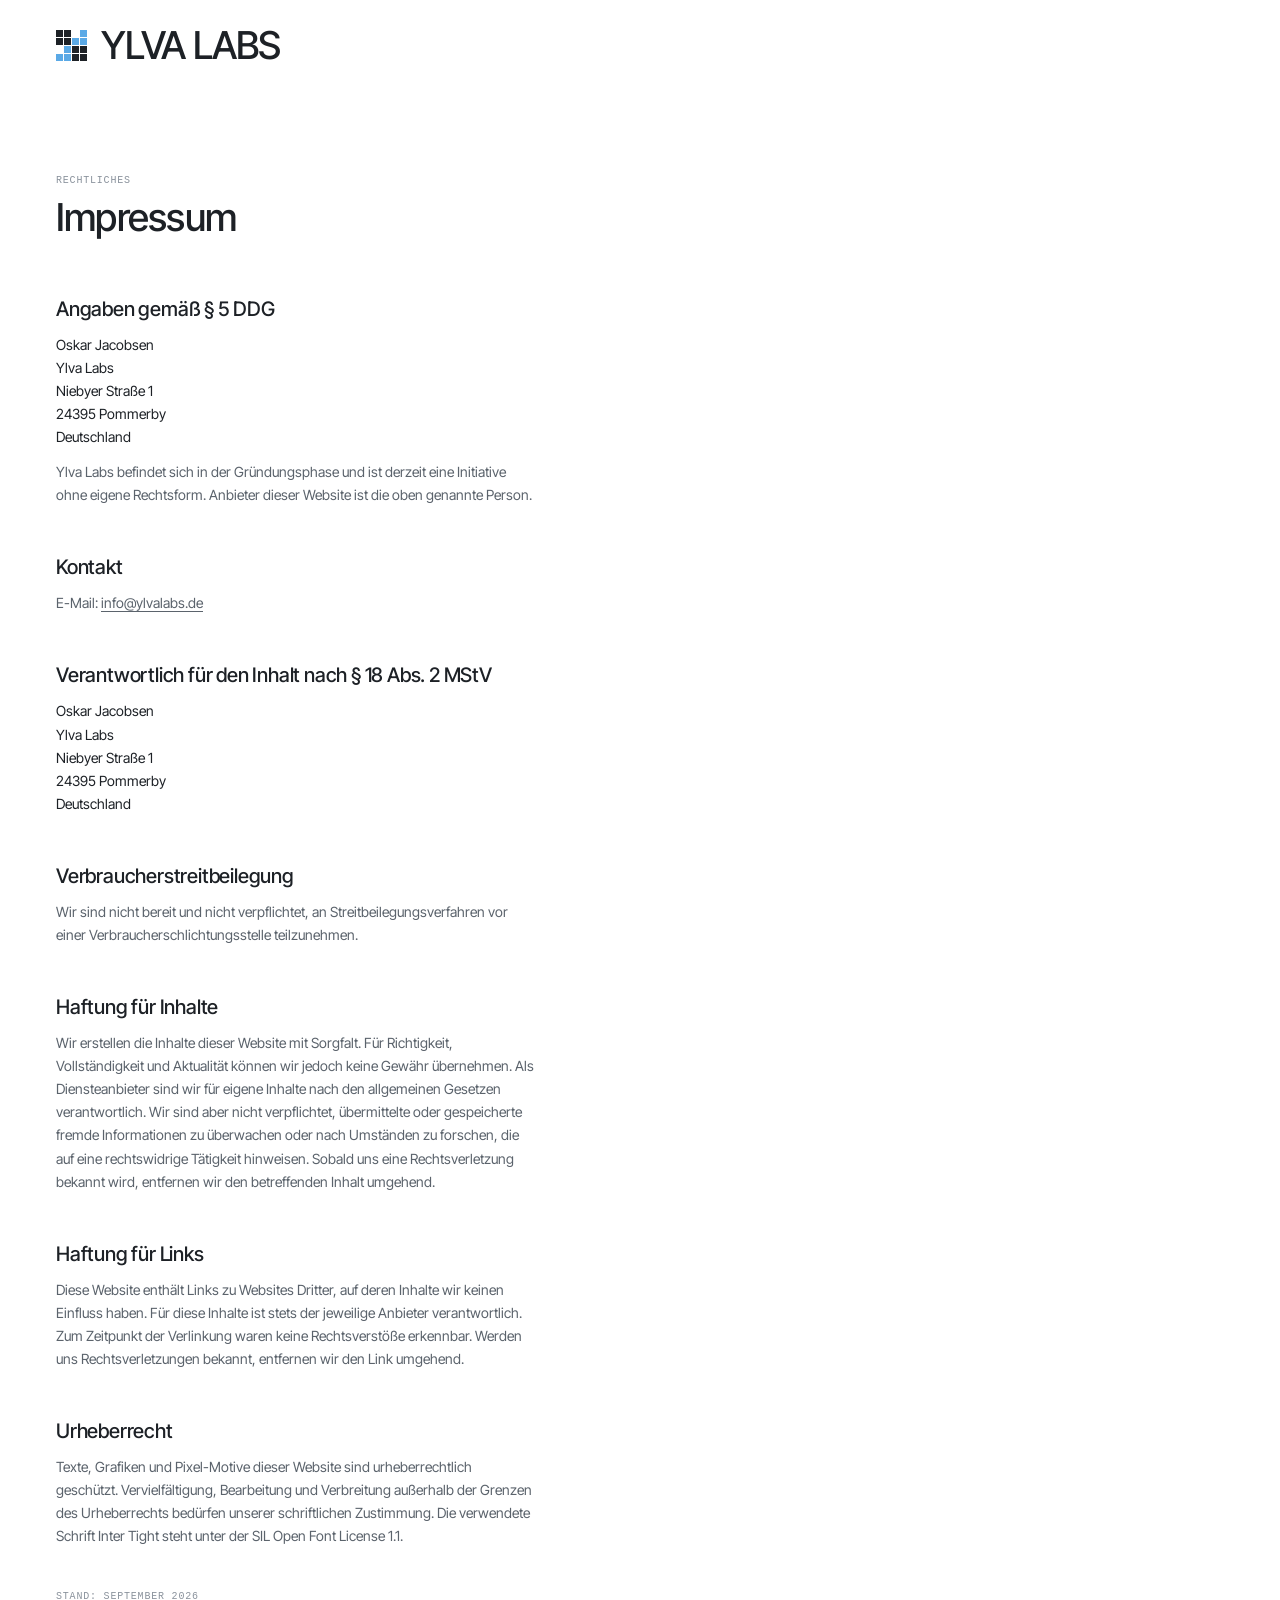
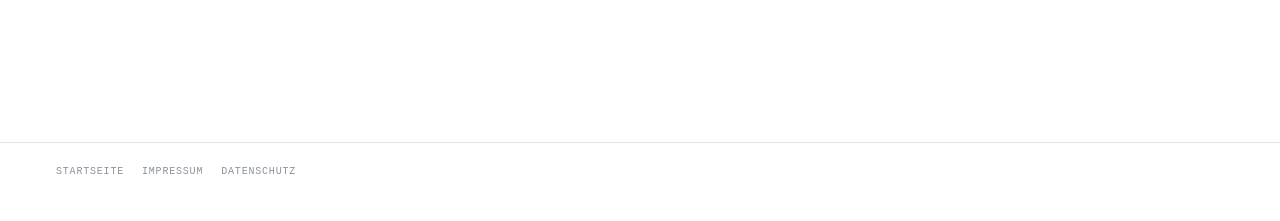
<file: impressum.html>
<!doctype html>
<html lang="de">
<head>
<meta charset="utf-8">
<meta name="viewport" content="width=device-width, initial-scale=1">
<title>Impressum – Ylva Labs</title>
<link rel="icon" href="favicon.ico" sizes="32x32">
<link rel="icon" href="favicon.svg" type="image/svg+xml">
<link rel="apple-touch-icon" href="assets/icons/apple-touch-icon.png">
<link rel="manifest" href="site.webmanifest">
<link rel="stylesheet" href="assets/fonts/fonts.css">
<link rel="stylesheet" href="assets/style.css?v=16">
</head>
<body>
<header class="top"><div class="wrap top-grid"><a href="./" class="brand" aria-label="Ylva Labs, Startseite"><img class="brand-mark" src="assets/icons/mark.svg" alt="">Ylva Labs</a></div></header>
<main class="page"><div class="wrap">
<span class="label">Rechtliches</span>
<h1>Impressum</h1>
<div class="legal">

<h2>Angaben gemäß § 5 DDG</h2>
<address>Oskar Jacobsen<br>Ylva Labs<br>Niebyer Straße 1<br>24395 Pommerby<br>Deutschland</address>
<p>Ylva Labs befindet sich in der Gründungsphase und ist derzeit eine Initiative ohne eigene Rechtsform. Anbieter dieser Website ist die oben genannte Person.</p>
<!-- Nach Gründung der UG ersetzen durch:
     Ylva Labs UG (haftungsbeschränkt), Anschrift,
     Vertreten durch die Geschäftsführung: Vorname Nachname
     Registergericht: Amtsgericht …, Registernummer: HRB …
     Umsatzsteuer-Identifikationsnummer gemäß § 27a UStG: DE … -->

<h2>Kontakt</h2>
<p>E-Mail: <a href="mailto:info@ylvalabs.de">info@ylvalabs.de</a></p>

<h2>Verantwortlich für den Inhalt nach § 18 Abs. 2 MStV</h2>
<address>Oskar Jacobsen<br>Ylva Labs<br>Niebyer Straße 1<br>24395 Pommerby<br>Deutschland</address>

<h2>Verbraucherstreitbeilegung</h2>
<p>Wir sind nicht bereit und nicht verpflichtet, an Streitbeilegungsverfahren vor einer Verbraucherschlichtungsstelle teilzunehmen.</p>

<h2>Haftung für Inhalte</h2>
<p>Wir erstellen die Inhalte dieser Website mit Sorgfalt. Für Richtigkeit, Vollständigkeit und Aktualität können wir jedoch keine Gewähr übernehmen. Als Diensteanbieter sind wir für eigene Inhalte nach den allgemeinen Gesetzen verantwortlich. Wir sind aber nicht verpflichtet, übermittelte oder gespeicherte fremde Informationen zu überwachen oder nach Umständen zu forschen, die auf eine rechtswidrige Tätigkeit hinweisen. Sobald uns eine Rechtsverletzung bekannt wird, entfernen wir den betreffenden Inhalt umgehend.</p>

<h2>Haftung für Links</h2>
<p>Diese Website enthält Links zu Websites Dritter, auf deren Inhalte wir keinen Einfluss haben. Für diese Inhalte ist stets der jeweilige Anbieter verantwortlich. Zum Zeitpunkt der Verlinkung waren keine Rechtsverstöße erkennbar. Werden uns Rechtsverletzungen bekannt, entfernen wir den Link umgehend.</p>

<h2>Urheberrecht</h2>
<p>Texte, Grafiken und Pixel-Motive dieser Website sind urheberrechtlich geschützt. Vervielfältigung, Bearbeitung und Verbreitung außerhalb der Grenzen des Urheberrechts bedürfen unserer schriftlichen Zustimmung. Die verwendete Schrift Inter Tight steht unter der SIL Open Font License 1.1.</p>

<p class="stand label">Stand: September 2026</p>
</div>
</div></main>
<footer class="page-foot"><div class="wrap label"><a href="./">Startseite</a><a href="impressum.html">Impressum</a><a href="datenschutz.html">Datenschutz</a></div></footer>
</body>
</html>
</file>
<file: assets/fonts/fonts.css>
/* Inter Tight, self-hosted (SIL Open Font License 1.1, see OFL.txt).
   Served from this site so no visitor data goes to a font CDN. */
@font-face{font-family:'Inter Tight';font-style:normal;font-weight:400;font-display:swap;src:url(inter-tight-latin-ext-400-normal.woff2) format('woff2');unicode-range:U+0100-02BA,U+02BD-02C5,U+02C7-02CC,U+02CE-02D7,U+02DD-02FF,U+0304,U+0308,U+0329,U+1D00-1DBF,U+1E00-1E9F,U+1EF2-1EFF,U+2020,U+20A0-20AB,U+20AD-20C0,U+2113,U+2C60-2C7F,U+A720-A7FF}
@font-face{font-family:'Inter Tight';font-style:normal;font-weight:400;font-display:swap;src:url(inter-tight-latin-400-normal.woff2) format('woff2');unicode-range:U+0000-00FF,U+0131,U+0152-0153,U+02BB-02BC,U+02C6,U+02DA,U+02DC,U+0304,U+0308,U+0329,U+2000-206F,U+20AC,U+2122,U+2191,U+2193,U+2212,U+2215,U+FEFF,U+FFFD}
@font-face{font-family:'Inter Tight';font-style:normal;font-weight:500;font-display:swap;src:url(inter-tight-latin-ext-500-normal.woff2) format('woff2');unicode-range:U+0100-02BA,U+02BD-02C5,U+02C7-02CC,U+02CE-02D7,U+02DD-02FF,U+0304,U+0308,U+0329,U+1D00-1DBF,U+1E00-1E9F,U+1EF2-1EFF,U+2020,U+20A0-20AB,U+20AD-20C0,U+2113,U+2C60-2C7F,U+A720-A7FF}
@font-face{font-family:'Inter Tight';font-style:normal;font-weight:500;font-display:swap;src:url(inter-tight-latin-500-normal.woff2) format('woff2');unicode-range:U+0000-00FF,U+0131,U+0152-0153,U+02BB-02BC,U+02C6,U+02DA,U+02DC,U+0304,U+0308,U+0329,U+2000-206F,U+20AC,U+2122,U+2191,U+2193,U+2212,U+2215,U+FEFF,U+FFFD}
@font-face{font-family:'Inter Tight';font-style:normal;font-weight:600;font-display:swap;src:url(inter-tight-latin-ext-600-normal.woff2) format('woff2');unicode-range:U+0100-02BA,U+02BD-02C5,U+02C7-02CC,U+02CE-02D7,U+02DD-02FF,U+0304,U+0308,U+0329,U+1D00-1DBF,U+1E00-1E9F,U+1EF2-1EFF,U+2020,U+20A0-20AB,U+20AD-20C0,U+2113,U+2C60-2C7F,U+A720-A7FF}
@font-face{font-family:'Inter Tight';font-style:normal;font-weight:600;font-display:swap;src:url(inter-tight-latin-600-normal.woff2) format('woff2');unicode-range:U+0000-00FF,U+0131,U+0152-0153,U+02BB-02BC,U+02C6,U+02DA,U+02DC,U+0304,U+0308,U+0329,U+2000-206F,U+20AC,U+2122,U+2191,U+2193,U+2212,U+2215,U+FEFF,U+FFFD}
</file>
<file: assets/style.css>
:root{
  --paper:#FFFFFF;
  --ink:#1d2126;
  --muted:#8a929c;
  --body:#5b636c;
  --line:rgba(29,33,38,.12);
  --tint:#f1f4f7;
  --deep:#4a525c;
  --grey-2:#8a929c;
  --grey-1:#c9ced4;
  --blue:#5aa9e6;
  --accent:#8fd0ff;
  --accent-2:#d4ecff;
  --px:#5aa9e6;            /* the single pixel colour: pixels are on (this) or off */
  /* hero organism: flat colour zones + spore colour (pixels still strictly on/off) */
  --hero-colors:#9fd4ff,#5aa9e6,#2f5bd3,#1d2126,#8a929c;
  --hero-spore:#f6d36d;
  --g:5px;                 /* pixel size: every pixel graphic sits on this grid */
  --texture:rgba(29,33,38,.035);   /* background texture, extremely low contrast */
  --ease-out:cubic-bezier(.2,.8,.2,1);
  --maxw:1176px;
  --gutter:56px;
  --mono:"SFMono-Regular",ui-monospace,Menlo,Consolas,monospace;
  --sans:"Sneak","Inter Tight",ui-sans-serif,system-ui,-apple-system,"Helvetica Neue",Arial,sans-serif;
}
*,*::before,*::after{box-sizing:border-box}
html{-webkit-text-size-adjust:100%;scroll-behavior:smooth;background:var(--paper);interpolate-size:allow-keywords}
body{margin:0;background:var(--paper);color:var(--ink);font:400 15px/1.55 var(--sans);-webkit-font-smoothing:antialiased;overflow-x:hidden}
a{color:inherit;text-decoration:none}
canvas{display:block;width:100%;height:100%;image-rendering:pixelated}
p{margin:0}
::selection{background:var(--accent);color:var(--ink)}
:focus-visible{outline:2px solid var(--ink);outline-offset:3px}

.wrap{max-width:calc(var(--maxw) + var(--gutter)*2);margin:0 auto;padding:0 var(--gutter)}
.label{display:block;font:400 10px/1.5 var(--mono);text-transform:uppercase;letter-spacing:.08em;color:var(--muted)}
.mono{font-family:var(--mono)}
.muted{color:var(--muted)}
.sr-only{position:absolute;width:1px;height:1px;overflow:hidden;clip:rect(0 0 0 0);white-space:nowrap}
.skip{position:absolute;left:-999px;top:14px;z-index:50;background:var(--accent);padding:8px 14px}
.skip:focus{left:14px}
svg rect{fill:var(--px)}

/* Background texture: a pixel grid so faint it reads as paper, only where it frames
   content (hero, footer). Never behind running text. */
.tex{position:relative;isolation:isolate}
.tex::before{content:"";position:absolute;inset:0;z-index:-1;pointer-events:none;
  background-image:linear-gradient(to right,var(--texture) 1px,transparent 1px),linear-gradient(to bottom,var(--texture) 1px,transparent 1px);
  background-size:20px 20px;-webkit-mask-image:radial-gradient(ellipse 70% 80% at 70% 40%,#000 20%,transparent 75%);mask-image:radial-gradient(ellipse 70% 80% at 70% 40%,#000 20%,transparent 75%)}

/* ==========================================================================
   Animation levels
   L0 content   appears once (fade + 12px), then static
   L1 hover     small move, border, opacity, pixels react
   L2 CTA       stronger hover: lift, arrow, pixel spark
   L3 moments   hero organism grows in, then lives (only while on screen);
                section marks pop in once
   ========================================================================== */

/* L0: reveal once */
.reveal{opacity:0;transform:translateY(12px)}
.reveal.in{opacity:1;transform:none;transition:opacity .5s var(--ease-out) var(--stagger,0ms),transform .5s var(--ease-out) var(--stagger,0ms)}
.no-js .reveal{opacity:1;transform:none}

/* L3: pixel graphics pop in pixel by pixel, once (delays set per pixel in JS) */
.px-pop rect{opacity:0;transition:opacity 0s var(--d,0ms)}
.in .px-pop rect,.px-pop.in rect,.no-js .px-pop rect{opacity:1}

/* ---------- Buttons ---------- */
.btn{position:relative;display:inline-flex;align-items:center;gap:8px;height:34px;padding:0 16px;border-radius:999px;background:var(--ink);color:var(--paper);font:400 11px/1 var(--mono);letter-spacing:.04em;white-space:nowrap;transition:background .2s,color .2s,transform .25s var(--ease-out),box-shadow .25s}
.btn:hover{background:var(--accent);color:var(--ink)}
.btn-lg{height:46px;padding:0 22px;font-size:12px}
.btn-xl{height:56px;padding:0 28px;font-size:13px}
.btn.ghost{background:var(--tint);color:var(--ink)}
.btn.ghost:hover{background:var(--accent-2)}
.btn-dot{width:6px;height:6px;background:var(--px);flex:none;transition:box-shadow .25s var(--ease-out),background .2s}
.btn:hover .btn-dot{background:var(--ink)}
/* L2: call to action — lifts, the arrow moves, the dot becomes a little pixel cluster */
.btn-arrow{display:inline-block;margin-left:2px;transition:transform .3s var(--ease-out)}
.btn-go:hover{transform:translateY(-2px);box-shadow:0 8px 18px -10px rgba(29,33,38,.45)}
.btn-go:hover .btn-arrow{transform:translateX(4px)}
.btn-go:hover .btn-dot{box-shadow:7px 0 0 var(--ink),0 -7px 0 var(--ink)}
.btn-go::after{content:"";position:absolute;right:-10px;top:-10px;width:5px;height:5px;background:var(--px);box-shadow:5px -5px 0 var(--px),-6px -5px 0 var(--accent),6px 6px 0 var(--accent);opacity:0;transform:translate(-5px,5px) scale(.6);transition:opacity .2s,transform .35s var(--ease-out);pointer-events:none}
.btn-go:hover::after{opacity:1;transform:none}
.btn-go:active{transform:translateY(0)}
.pills{display:flex;flex-wrap:wrap;gap:6px}
.pill{display:inline-flex;align-items:center;height:22px;padding:0 10px;border-radius:999px;background:var(--tint);color:var(--ink);font:400 10px/1 var(--mono);letter-spacing:.04em;white-space:nowrap}
.pill.blue{background:var(--accent)}
.pill.dark{background:var(--deep);color:var(--paper)}

/* ---------- Header ---------- */
.top{padding:28px 0 21px}
.top-grid{display:grid;grid-template-columns:repeat(12,1fr);gap:14px 14px;align-items:start}
.brand{grid-column:1/7;grid-row:1/3;display:inline-flex;align-items:center;gap:.36em;justify-self:start;font-weight:500;font-size:clamp(28px,3vw,44px);line-height:.9;letter-spacing:-.035em;text-transform:uppercase}
.brand-mark{display:block;width:.82em;height:.82em;flex:none}
.top-nav{grid-column:8/13;display:grid;grid-template-columns:repeat(3,1fr);gap:14px}
.top-nav a{display:flex;gap:8px;font-size:12px;line-height:1.3;text-transform:uppercase;letter-spacing:.02em;transition:opacity .2s}
.top-nav a small{display:block;text-transform:none;letter-spacing:0;color:var(--muted);font-size:11px;margin-top:2px}
.top-nav a:hover > span:last-child{text-decoration:underline;text-underline-offset:3px}
.top-nav .mono{font-size:11px;color:var(--muted)}
.top-note{grid-column:8/13;display:flex;align-items:flex-start;justify-content:flex-end;gap:14px;margin-top:14px;font-size:11px;line-height:1.35;text-align:right}
.top-note .btn{margin-top:4px}

/* ---------- Hero: the text is the centre of attention ---------- */
.hero-copy{padding:clamp(42px,7vw,112px) 0 clamp(28px,3vw,42px)}
.hero-kicker{margin-bottom:clamp(21px,2.4vw,35px);color:var(--body)}
.hero-title{margin:0;font-weight:500;font-size:clamp(46px,6.3vw,100px);line-height:.95;letter-spacing:-.04em;hyphens:manual}
.hero-sub{display:block;color:var(--grey-2)}
.hero-lead{margin-top:clamp(28px,3vw,42px);max-width:54ch;font-size:clamp(16px,1.35vw,19px);line-height:1.55;color:var(--body)}
.hero-ctas{display:flex;flex-wrap:wrap;gap:10px;margin-top:clamp(28px,3vw,42px)}
.hero-facts{list-style:none;margin:clamp(42px,5vw,70px) 0 0;padding:14px 0 0;border-top:1px solid var(--line);display:flex;flex-wrap:wrap;justify-content:space-between;gap:8px 21px}
.hero-facts b{font-weight:400;color:var(--ink)}
.dot-px{display:inline-block;width:7px;height:7px;background:var(--px);margin-right:6px;vertical-align:1px}
/* The pixel organism: a layer behind the hero, beside the headline (JS keeps it clear of the text) */
.hero-organism{position:absolute;left:0;top:0;z-index:-1}
.no-js .hero-organism{display:none}

/* ---------- Section frame: number, rule, pixel mark, heading ---------- */
.showcase,.intro,.split,.finder,.flow{padding:clamp(56px,6.5vw,98px) 0}
.sec-head{max-width:none;margin-bottom:clamp(35px,4vw,56px)}
.sec-head:last-child{margin-bottom:0}   /* a section that is only a statement */
.sec-rule{position:relative;display:flex;align-items:flex-end;justify-content:space-between;gap:14px;padding-bottom:12px;margin-bottom:clamp(21px,2.4vw,35px)}
.sec-rule::after{content:"";position:absolute;left:0;right:0;bottom:0;height:1px;background:var(--ink);transform:scaleX(0);transform-origin:left;transition:transform .7s var(--ease-out) .1s}
.sec-head.in .sec-rule::after,.no-js .sec-rule::after{transform:none}
.sec-rule .label{color:var(--ink)}
.sec-mark{display:block;flex:none}
.sec-mark svg{display:block;width:100%;height:auto}
.sec-head h2{margin:0;max-width:22ch;font-weight:500;font-size:clamp(26px,2.9vw,40px);line-height:1.08;letter-spacing:-.025em;text-wrap:balance}
.sec-head p{margin-top:14px;max-width:56ch;font-size:15px;line-height:1.6;color:var(--body)}

/* ---------- Packages ---------- */
.cards{display:grid;grid-template-columns:repeat(3,1fr);gap:clamp(14px,1.6vw,21px)}
.card{display:flex;flex-direction:column;align-items:center;text-align:center;gap:6px;padding-bottom:21px;border-bottom:1px solid transparent;transition:transform .3s var(--ease-out),border-color .3s}
.card-art{width:100%;aspect-ratio:4/3;background:var(--tint);margin-bottom:10px;overflow:hidden;transition:background .3s}
.card h3{margin:0;font-weight:500;font-size:17px;letter-spacing:-.01em}
.card p{font-size:13px;line-height:1.5;color:var(--body);max-width:34ch}
.card .pill{margin-top:6px}
/* L1: card hover */
.card:hover{transform:translateY(-4px);border-bottom-color:var(--ink)}
.card:hover .card-art{background:var(--accent-2)}

/* ---------- Offer ---------- */
.offer{list-style:none;margin:0;padding:0;display:grid;grid-template-columns:repeat(4,minmax(0,1fr));gap:28px}
.offer li{border-top:1px solid var(--line);padding-top:14px;transition:border-color .3s}
.offer li:hover{border-top-color:var(--px)}
.offer .label{color:var(--ink);margin-bottom:8px}
.offer p{font-size:14px;line-height:1.55;color:var(--body)}

/* problem finder */
.finder-box{background:var(--tint);padding:clamp(21px,3vw,42px)}
.pains{border:0;margin:0;padding:0;display:grid;grid-template-columns:repeat(2,minmax(0,1fr));gap:8px}
.pains label{transition:box-shadow .2s;display:flex;align-items:center;gap:14px;min-height:52px;padding:10px 16px;background:var(--paper);cursor:pointer;font-size:15px;line-height:1.3}
.pains input,.other input{font:inherit}
.pains input{position:absolute;opacity:0;width:1px;height:1px}
.pains span::before{content:"";flex:none;display:inline-block;width:14px;height:14px;margin-right:14px;vertical-align:-2px;box-shadow:inset 0 0 0 2px var(--grey-1);background:var(--paper)}
.pains label:hover span::before{box-shadow:inset 0 0 0 2px var(--px)}
.pains input:checked + span::before{background:var(--px);box-shadow:none}
.pains input:checked + span{color:var(--ink)}
.pains label:has(input:checked){box-shadow:inset 0 0 0 2px var(--px)}
.pains input:focus-visible + span::before{outline:2px solid var(--ink);outline-offset:2px}
.other{display:block;margin-top:21px}
.other .label{margin-bottom:8px}
.other input{width:100%;height:48px;padding:0 16px;border:0;background:var(--paper);color:var(--ink);font-size:15px;border-radius:0;box-shadow:inset 0 0 0 2px transparent}
.other input:focus{outline:none;box-shadow:inset 0 0 0 2px var(--px)}
.finder-foot{display:flex;flex-wrap:wrap;align-items:center;justify-content:space-between;gap:14px;margin-top:28px}
.finder-count{display:flex;align-items:center;gap:12px;font:400 11px/1.4 var(--mono);text-transform:uppercase;letter-spacing:.08em;color:var(--ink)}
.count-px{display:flex;gap:2px}
.count-px i{width:10px;height:10px;box-shadow:inset 0 0 0 2px var(--grey-1)}
.count-px i.on{background:var(--px);box-shadow:none}
.finder-note{margin-top:14px;font-size:12px;color:var(--muted)}


/* ---------- Process ---------- */
.viz{width:100%}
.viz-flow{height:clamp(120px,14vw,200px)}
.steps{list-style:none;margin:clamp(28px,3vw,42px) 0 0;padding:0;display:grid;grid-template-columns:repeat(4,1fr);gap:28px}
.steps li{border-top:1px solid var(--line);padding-top:18px;font-size:14px;line-height:1.55;color:var(--body)}
.step-num{display:block;margin-bottom:14px}
.step-num svg{display:block;width:100%;height:auto}
.steps .label{color:var(--ink)}
.steps p{margin-top:8px;max-width:30ch}

/* ---------- FAQ: calm, only the accordion moves ---------- */
.faq{max-width:820px}
.faq details{border-top:1px solid var(--line)}
.faq details:last-child{border-bottom:1px solid var(--line)}
.faq summary{list-style:none;cursor:pointer;display:flex;justify-content:space-between;align-items:center;gap:14px;padding:18px 0;font-size:17px;font-weight:500;color:var(--ink)}
.faq summary::-webkit-details-marker{display:none}
.faq summary::after{content:"";flex:none;width:10px;height:10px;background:var(--grey-1);transition:background .2s}
.faq details[open] summary::after{background:var(--px)}
.faq details p{padding:0 0 20px;max-width:62ch;font-size:15px;line-height:1.65;color:var(--body)}
.faq details::details-content{height:0;overflow:clip;transition:height .3s var(--ease-out),content-visibility .3s allow-discrete}
.faq details[open]::details-content{height:auto}

/* ---------- Contact: the loudest block on the page (still minimal) ---------- */
.cta{padding:clamp(70px,8vw,126px) 0}
.cta-card{--s:10px;position:relative;display:grid;grid-template-columns:1fr auto;align-items:center;gap:42px;padding:clamp(35px,5vw,84px);background:var(--ink);color:var(--paper);
  clip-path:polygon(0 calc(var(--s)*2),var(--s) calc(var(--s)*2),var(--s) var(--s),calc(var(--s)*2) var(--s),calc(var(--s)*2) 0,calc(100% - var(--s)*2) 0,calc(100% - var(--s)*2) var(--s),calc(100% - var(--s)) var(--s),calc(100% - var(--s)) calc(var(--s)*2),100% calc(var(--s)*2),100% calc(100% - var(--s)*2),calc(100% - var(--s)) calc(100% - var(--s)*2),calc(100% - var(--s)) calc(100% - var(--s)),calc(100% - var(--s)*2) calc(100% - var(--s)),calc(100% - var(--s)*2) 100%,calc(var(--s)*2) 100%,calc(var(--s)*2) calc(100% - var(--s)),var(--s) calc(100% - var(--s)),var(--s) calc(100% - var(--s)*2),0 calc(100% - var(--s)*2))}
.cta-card .label{color:var(--grey-1);margin-bottom:21px}
.cta-title{margin:0;font-weight:500;font-size:clamp(32px,4.4vw,64px);line-height:1;letter-spacing:-.035em;max-width:18ch;text-wrap:balance}
.cta-row{display:flex;flex-wrap:wrap;gap:10px;margin-top:clamp(28px,3.5vw,49px)}
.cta-card .btn-go{background:var(--px);color:var(--ink)}
.cta-card .btn-go:hover{background:var(--paper);box-shadow:0 10px 30px -10px rgba(90,169,230,.8)}
.cta-card .btn-go .btn-dot{background:var(--ink)}
.cta-card .btn.ghost{background:rgba(255,255,255,.08);color:var(--paper)}
.cta-card .btn.ghost:hover{background:rgba(255,255,255,.16)}
.cta-note{margin-top:21px;font-size:13px;color:var(--grey-1)}
.cta-note a{color:var(--paper);text-decoration:underline;text-underline-offset:3px}
.cta-art{flex:none}
.cta-art svg{display:block;width:100%;height:auto;overflow:visible}
.cta-art svg{transition:transform .4s var(--ease-out)}
.cta-art rect{transition:opacity 0s var(--d,0ms),fill .2s}
/* L2: when the contact button is hovered, the envelope answers: it lifts and lights up */
.cta-card:has(.btn-go:hover) .cta-art svg{transform:translateY(-8px)}
.cta-card:has(.btn-go:hover) .cta-art rect{fill:var(--paper)}

/* ---------- Footer ---------- */
.foot{position:relative;padding-top:clamp(21px,3vw,42px);text-align:center;overflow:hidden}
/* 20px of room above and below the letters for the pixels that dance out of line;
   the margins take it back, so the text stays where it was */
.marquee{height:155px;margin:-20px 0 calc(clamp(42px,5vw,70px) - 20px)}
.foot-inner{display:flex;flex-direction:column;align-items:center;gap:14px;font-size:15px;line-height:1.7;color:var(--muted)}
.foot-inner p{max-width:44ch}
.foot-inner .btn-px{margin-bottom:28px}
.foot-contact a{color:var(--ink)}
.foot-inner a:not(.btn-px):hover{color:var(--ink);text-decoration:underline}
.foot-inner .label{margin-top:14px;max-width:none}
.rubble{position:relative;height:130px;margin-top:clamp(70px,8vw,126px)}
/* Button with pixel-stepped corners (two 5px steps, on the page grid) */
.btn-px{--s:5px;display:inline-flex;align-items:center;gap:10px;height:50px;padding:0 35px;border:0;background:var(--ink);color:var(--paper);font:400 17px/1 var(--sans);cursor:pointer;white-space:nowrap;
  transition:background .2s,transform .25s var(--ease-out);clip-path:polygon(0 calc(var(--s)*2),var(--s) calc(var(--s)*2),var(--s) var(--s),calc(var(--s)*2) var(--s),calc(var(--s)*2) 0,calc(100% - var(--s)*2) 0,calc(100% - var(--s)*2) var(--s),calc(100% - var(--s)) var(--s),calc(100% - var(--s)) calc(var(--s)*2),100% calc(var(--s)*2),100% calc(100% - var(--s)*2),calc(100% - var(--s)) calc(100% - var(--s)*2),calc(100% - var(--s)) calc(100% - var(--s)),calc(100% - var(--s)*2) calc(100% - var(--s)),calc(100% - var(--s)*2) 100%,calc(var(--s)*2) 100%,calc(var(--s)*2) calc(100% - var(--s)),var(--s) calc(100% - var(--s)),var(--s) calc(100% - var(--s)*2),0 calc(100% - var(--s)*2))}
.btn-px:hover{background:var(--deep)}
.btn-px:hover{background:var(--deep)}
.btn-px.btn-go::after{display:none}
.btn-px.btn-go:hover{box-shadow:none}
.px-progress{position:fixed;top:0;left:0;width:100%;height:10px;z-index:30;pointer-events:none}

/* ---------- Portfolio ---------- */
/* Portfolio: live site in a Safari window (Safari 26 look) */
.safari{--sys:-apple-system,BlinkMacSystemFont,"SF Pro Text","Helvetica Neue",system-ui,sans-serif;background:#fff;border-radius:16px;overflow:hidden;box-shadow:0 0 0 .5px rgba(0,0,0,.18),0 1px 2px rgba(0,0,0,.06),0 28px 70px -24px rgba(29,33,38,.38)}
.safari-bar{display:flex;align-items:center;gap:10px;height:54px;padding:0 12px 0 16px;background:#fbfbfb}
.safari-lights{display:flex;gap:8px;margin-right:6px}
.safari-lights i{width:12px;height:12px;border-radius:50%;background:#ff5f57;box-shadow:inset 0 0 0 .5px rgba(0,0,0,.12)}
.safari-lights i:nth-child(2){background:#febc2e}
.safari-lights i:nth-child(3){background:#28c840}
.safari-pill{display:flex;align-items:center;gap:2px;height:34px;padding:0 4px;border-radius:999px;background:#fff;box-shadow:0 0 0 .5px rgba(0,0,0,.14),0 1px 3px rgba(0,0,0,.07)}
.safari-pill span{display:grid;place-items:center;width:30px;height:28px}
.safari-pill .wide{width:auto;padding:0 4px 0 6px;gap:2px;display:flex}
.safari svg,.safari svg rect{fill:none}
.safari svg{width:16px;height:16px;stroke:#3c3c43;stroke-width:1.5;stroke-linecap:round;stroke-linejoin:round}
.safari svg.sm{width:9px;height:9px;stroke-width:1.8}
.safari svg.dim{stroke:#c1c1c6}
.safari-url{flex:1;min-width:0;display:flex;align-items:center;justify-content:center;position:relative;height:34px;border-radius:999px;background:#fff;box-shadow:0 0 0 .5px rgba(0,0,0,.14),0 1px 3px rgba(0,0,0,.07);font:400 13px/1 var(--sys);color:#1d1d1f;letter-spacing:-.005em}
.safari-url .l{position:absolute;left:12px}
.safari-url .r{position:absolute;right:12px;width:14px;height:14px}
.safari-screen{position:relative;height:min(calc(100vh - 160px),800px);background:#fff;border-top:.5px solid rgba(0,0,0,.12)}
.safari-screen iframe{display:block;width:100%;height:100%;border:0}
.safari-shot{display:none}
.safari-shot img{display:block;width:100%;height:auto}
.showcase-foot{display:flex;flex-wrap:wrap;align-items:flex-end;justify-content:space-between;gap:14px;margin-top:21px}
.showcase-foot .label{margin-bottom:6px}
.showcase-foot h3{margin:0 0 4px;font-weight:500;font-size:20px;letter-spacing:-.01em}
.showcase-foot p{font-size:14px;color:var(--body)}

/* ---------- Simple pages ---------- */
.page{padding:clamp(56px,7vw,98px) 0 126px}
.page h1{margin:0 0 21px;font-weight:500;font-size:clamp(28px,3vw,40px);letter-spacing:-.02em}
.page p{max-width:60ch;color:var(--body);margin-bottom:14px}
.legal{max-width:68ch;font-size:14px;line-height:1.65;color:var(--body)}
.legal h2{margin:49px 0 12px;font-weight:500;font-size:20px;line-height:1.2;letter-spacing:-.01em;color:var(--ink)}
.legal h3{margin:28px 0 8px;font-weight:500;font-size:15px;color:var(--ink)}
.legal p,.legal ul{margin:0 0 12px}
.legal ul{padding-left:18px}
.legal li{margin-bottom:4px}
.legal address{font-style:normal;margin:0 0 12px;color:var(--ink)}
.legal a{text-decoration:underline;text-underline-offset:3px}
.legal .stand{margin-top:42px;color:var(--muted)}
.todo{background:#f6d36d;color:var(--ink);padding:0 3px}   /* placeholder still to fill in */
.page-foot{border-top:1px solid var(--line);padding:21px 0 42px}
.page-foot .wrap{display:flex;gap:18px;flex-wrap:wrap}
.page-foot a:hover{color:var(--ink);text-decoration:underline}


/* ---------- Mobile sticky CTA ---------- */
.sticky-cta{display:none}

/* ---------- Responsive ---------- */
@media (max-width:1024px){
  :root{--gutter:35px}
  .brand{grid-column:1/13;grid-row:auto}
  .top-nav,.top-note{grid-column:1/13}
  .top-note{justify-content:flex-start;text-align:left}
  .steps,.offer{grid-template-columns:repeat(2,1fr);row-gap:28px}
  .cta-card{grid-template-columns:1fr}
  .cta-art{display:none}
  .hero-copy{padding-top:0}
  .hero-organism{position:relative;height:clamp(130px,24vw,210px);margin-bottom:clamp(21px,4vw,35px)}
}
@media (max-width:720px){
  :root{--gutter:16px}
  .top{padding-top:21px}
  .top-nav{grid-template-columns:1fr 1fr 1fr;gap:8px}
  .top-nav a{flex-direction:column;gap:2px;font-size:11px}
  .top-nav .mono{display:none}
  .top-note{display:none}
  .hero-title{font-size:clamp(40px,11.5vw,56px)}
  .hero-ctas .btn{width:100%;justify-content:center}
  .hero-facts{flex-direction:column}
  .tex::before{display:none}
  .cards{grid-template-columns:1fr;gap:35px}
  .pains,.offer,.steps{grid-template-columns:1fr}
  .cta-card{--s:5px}
  .cta-row .btn{width:100%;height:auto;min-height:52px;padding:14px 18px;justify-content:center;white-space:normal;text-align:center;line-height:1.3}
  .safari{border-radius:12px}
  .safari-bar{height:48px;padding:0 8px}
  .safari-lights,.safari-pill{display:none}
  .safari-url{height:32px;font-size:12px}
  .safari-screen{height:auto}
  .safari-screen iframe{display:none}
  .safari-shot{display:block}
  .sticky-cta{position:fixed;left:8px;right:8px;bottom:8px;z-index:40;display:flex;align-items:center;justify-content:space-between;gap:14px;padding:8px 8px 8px 16px;background:var(--ink);color:var(--paper);font:400 11px/1.3 var(--mono);text-transform:uppercase;letter-spacing:.06em;border-radius:999px;visibility:hidden;opacity:0;transform:translateY(8px);transition:opacity .25s,transform .25s var(--ease-out),visibility 0s .25s}
  .sticky-cta.show{visibility:visible;opacity:1;transform:none;transition:opacity .25s,transform .25s var(--ease-out)}
  .sticky-cta .btn{background:var(--px);color:var(--ink)}
  .foot{padding-bottom:64px}
}

/* ---------- Reduced motion: decoration off, content simply there ---------- */
@media (prefers-reduced-motion:reduce){
  html{scroll-behavior:auto}
  *,*::before,*::after{transition-duration:0s !important;transition-delay:0s !important;animation:none !important}
  .reveal{opacity:1;transform:none}
  .px-pop rect{opacity:1}
  .sec-rule::after{transform:none}
  .btn-go:hover,.card:hover{transform:none}
}
</file>
